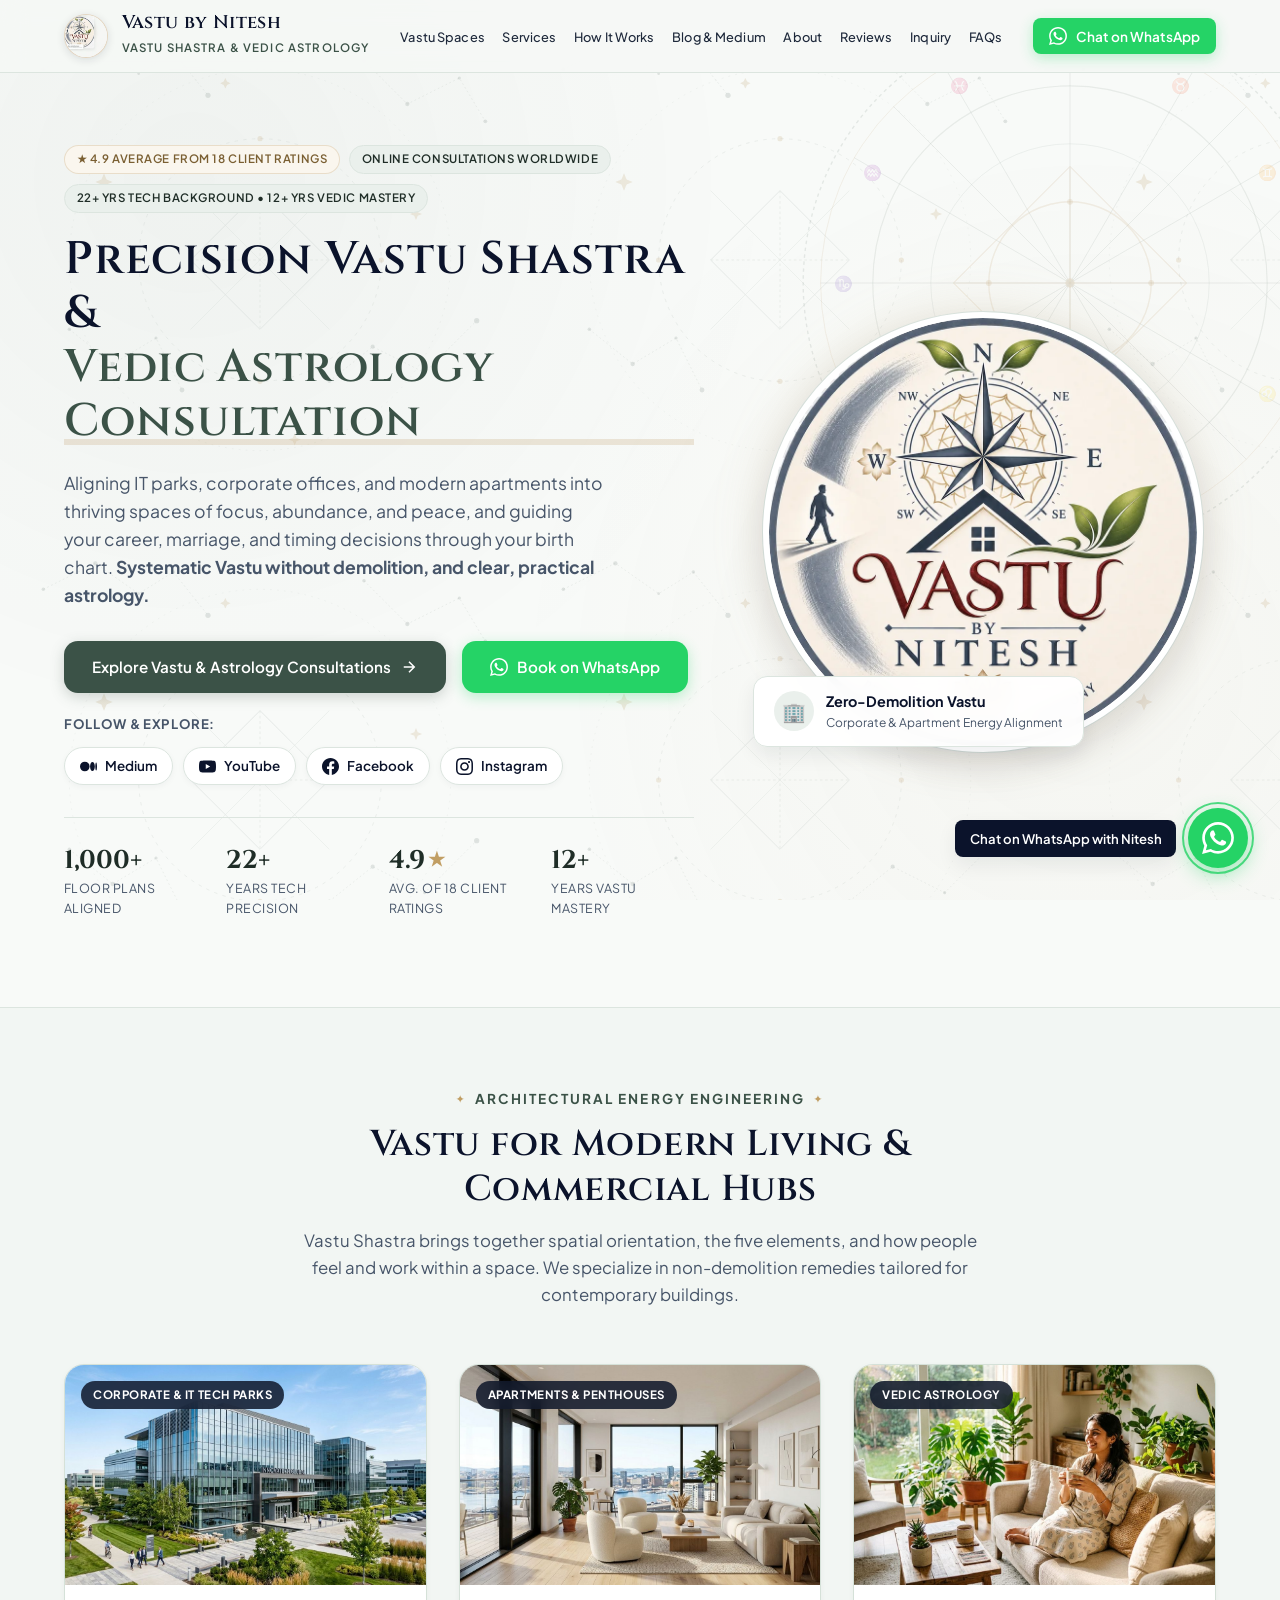
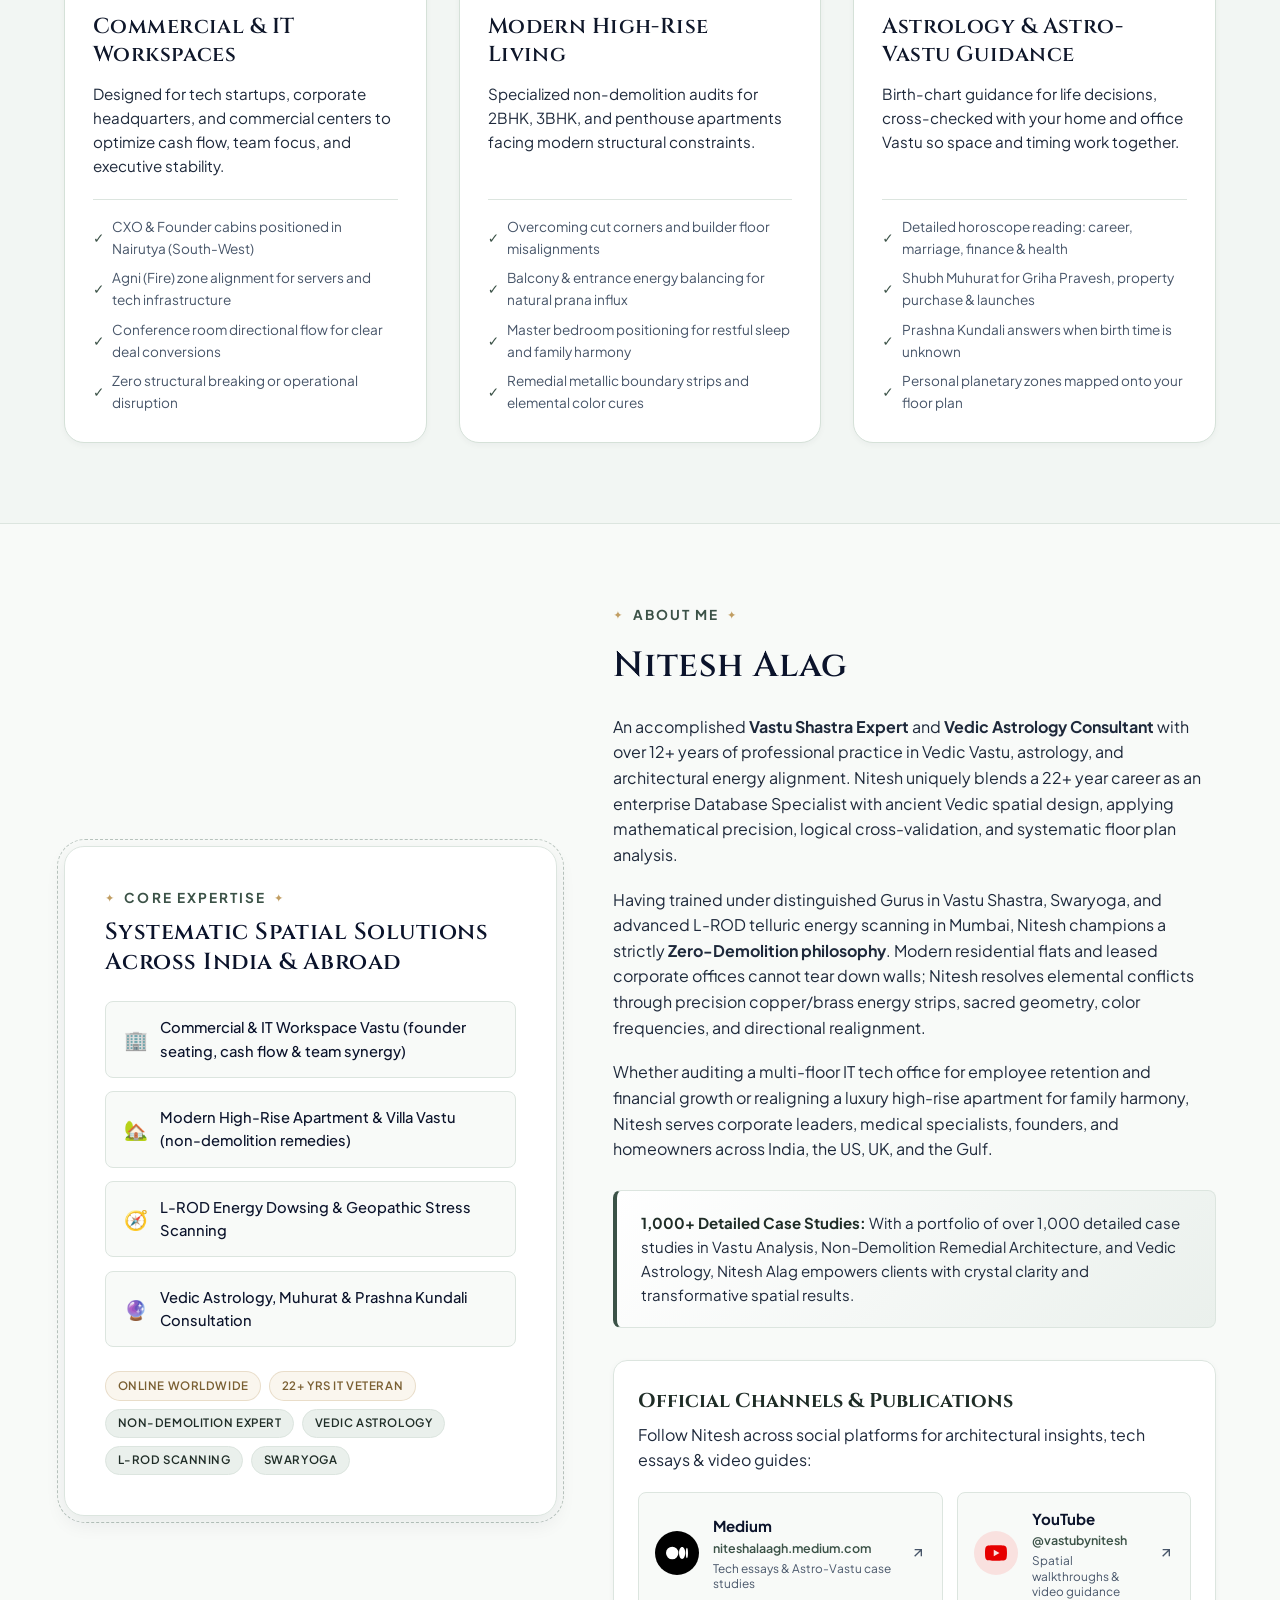
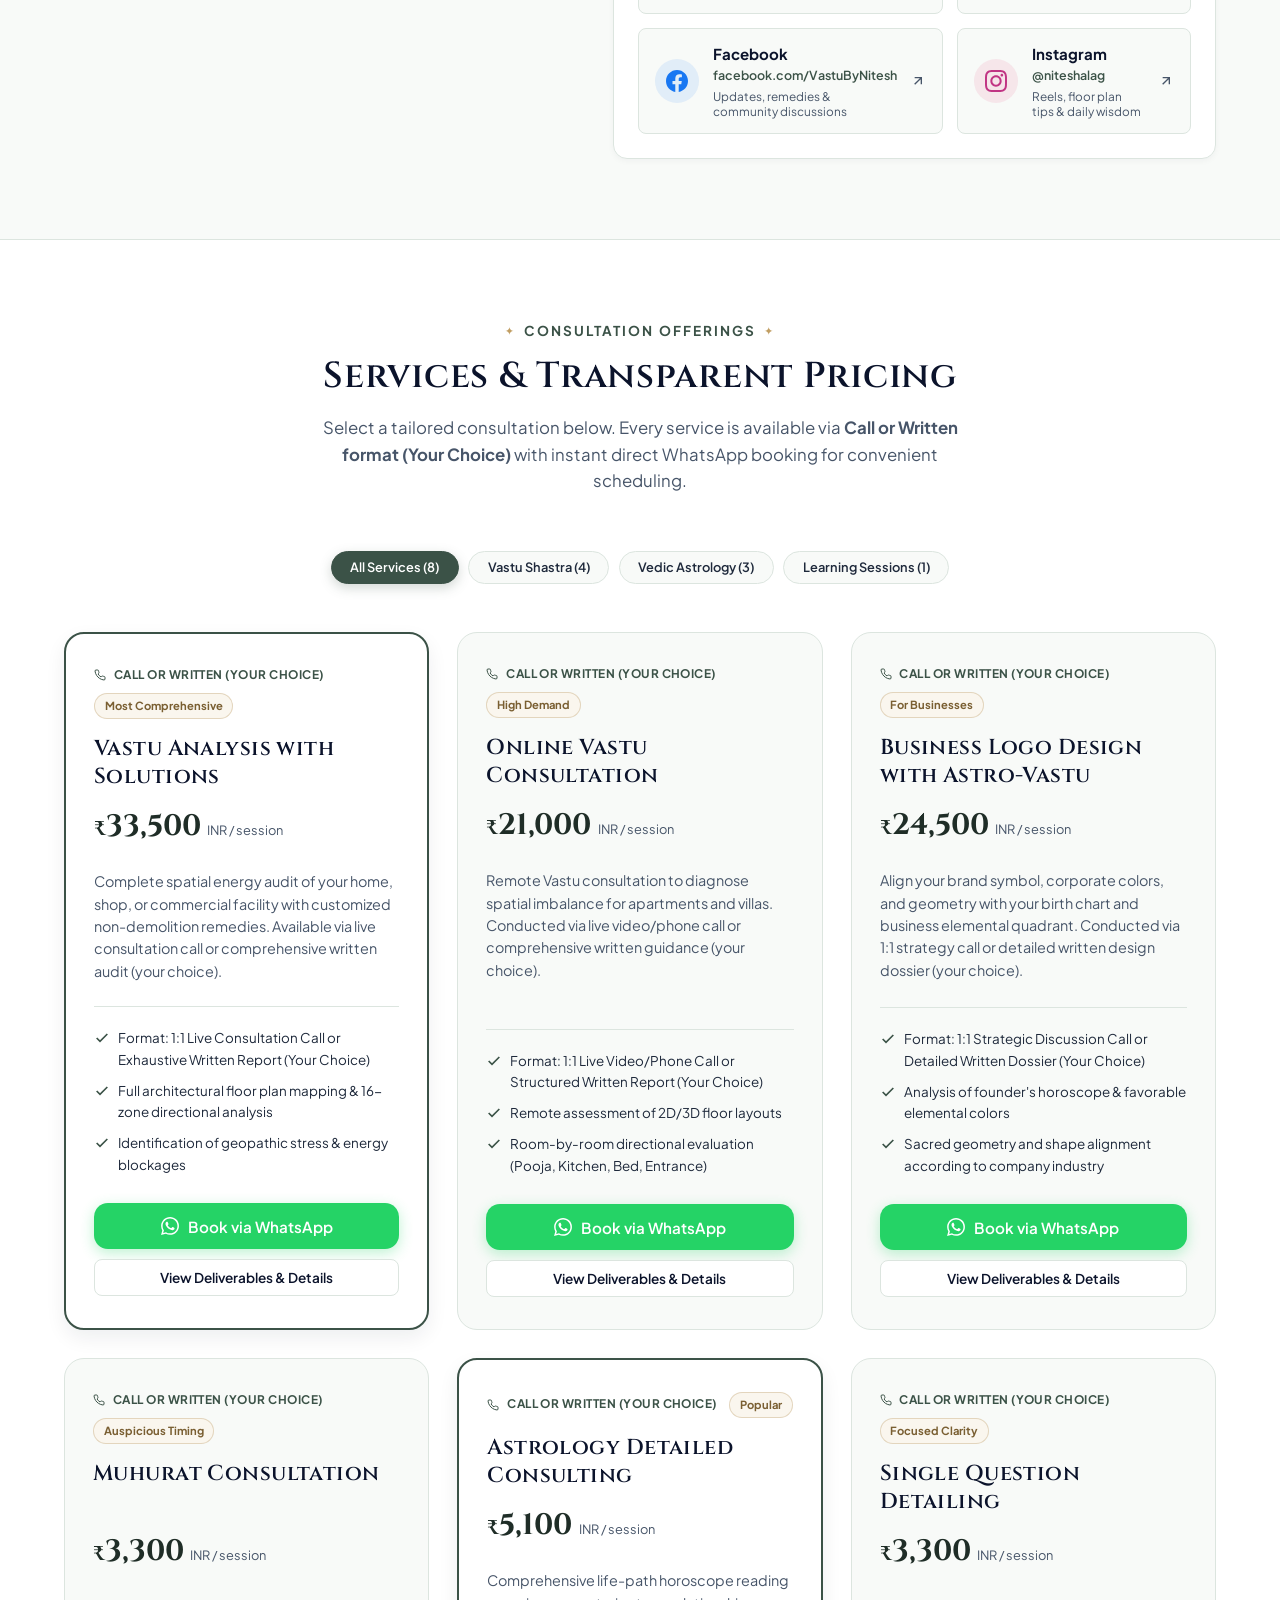
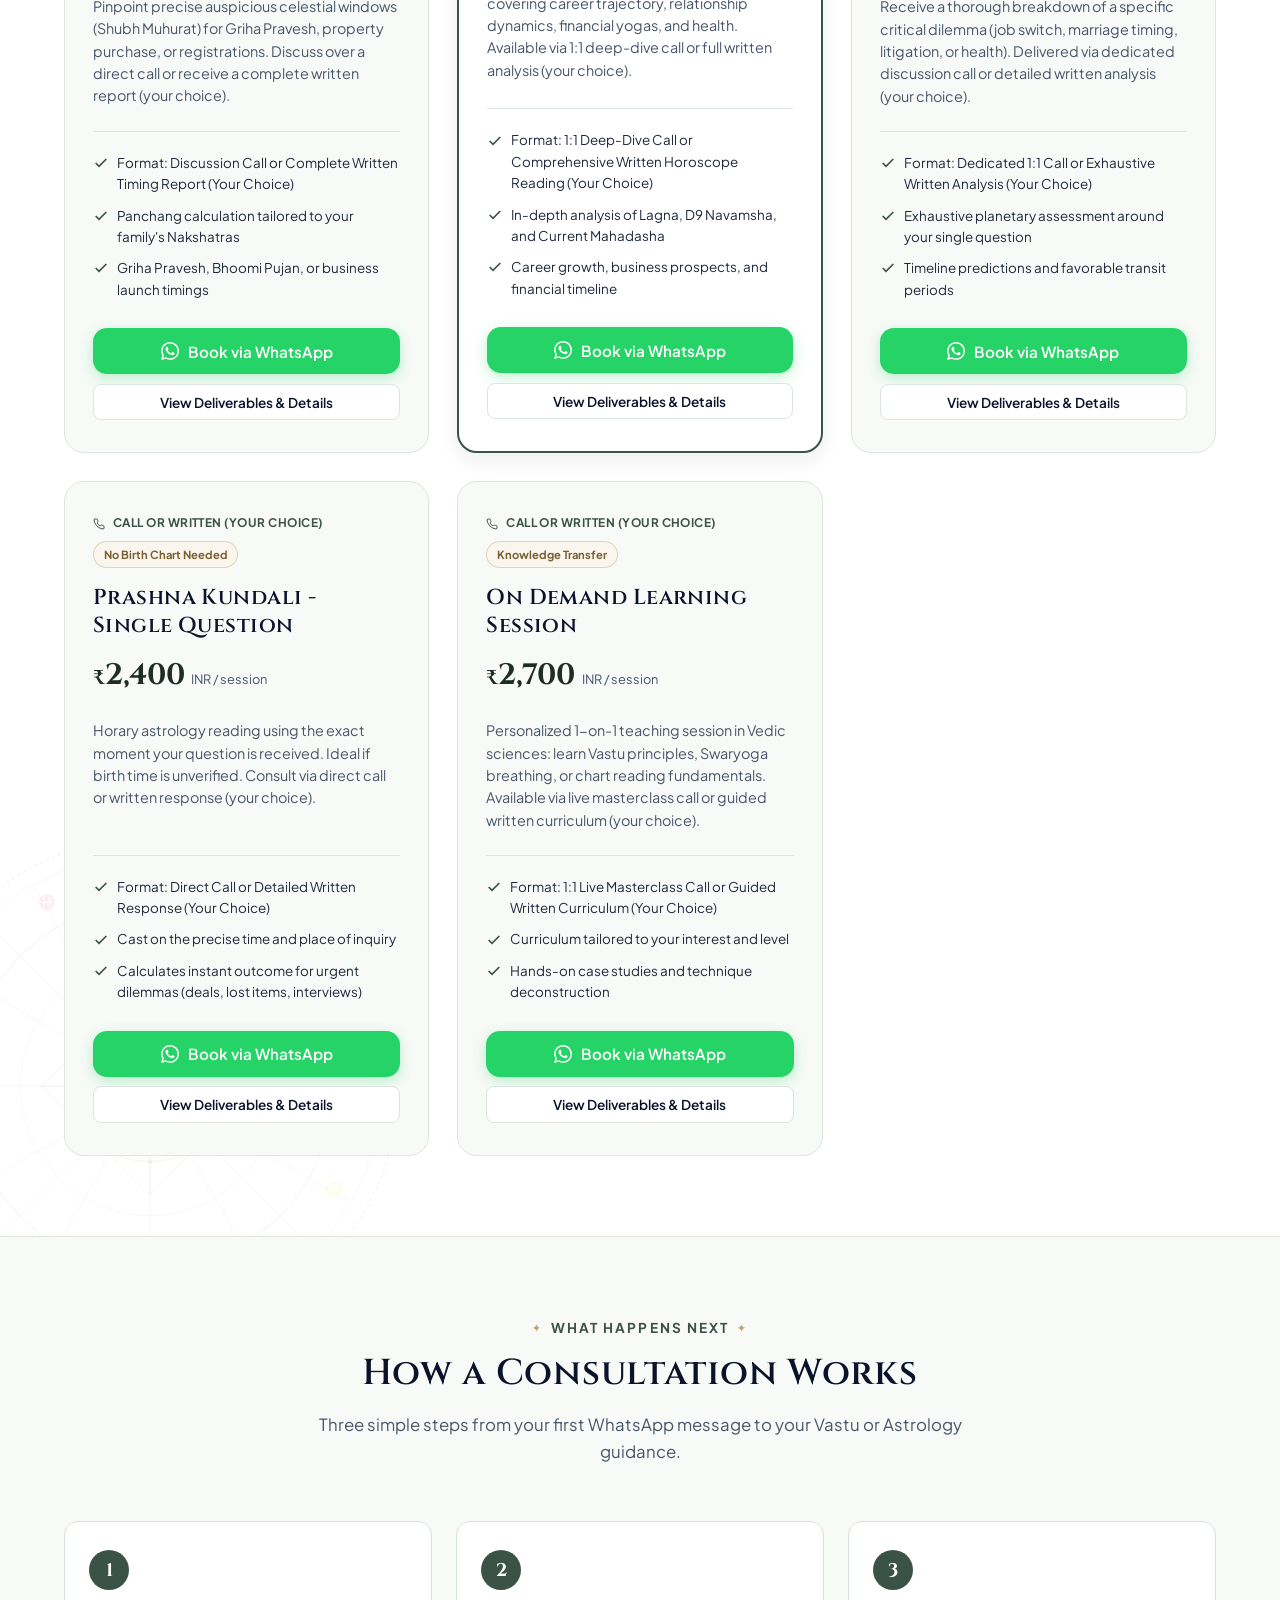
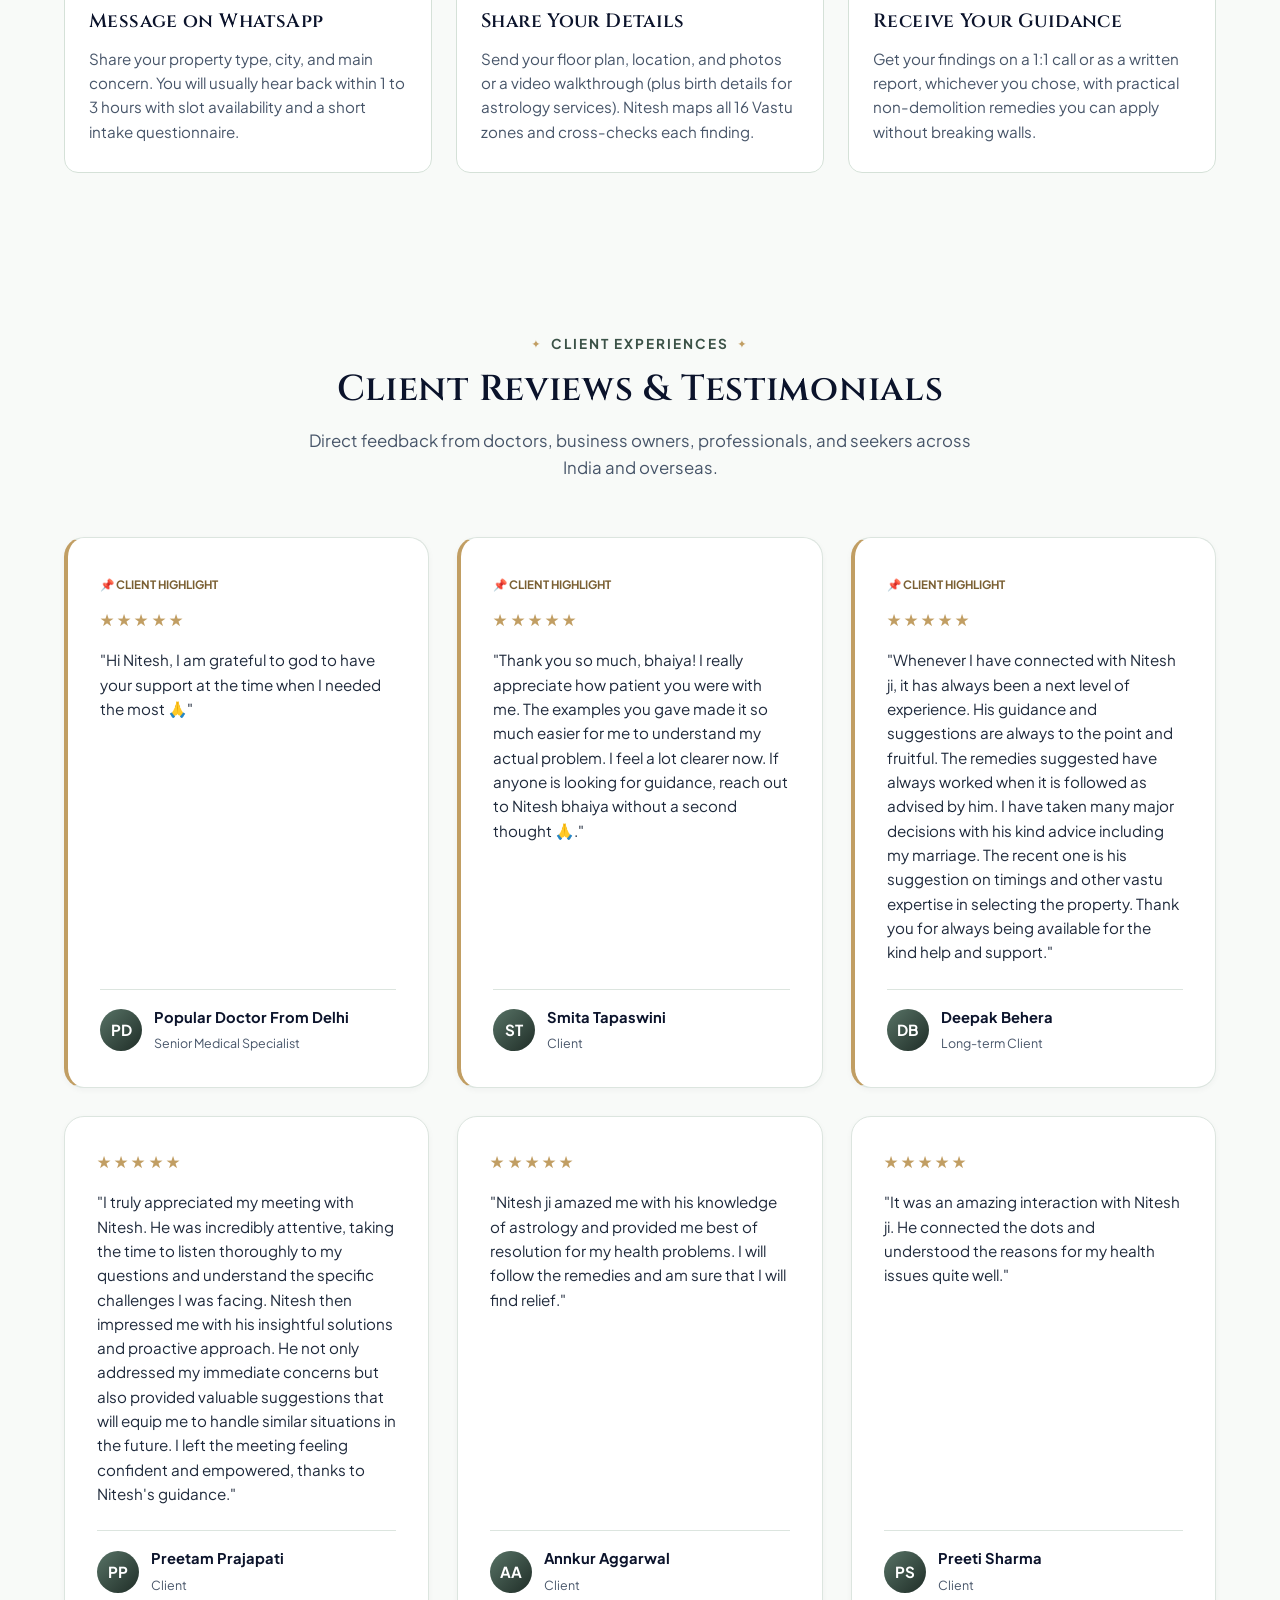
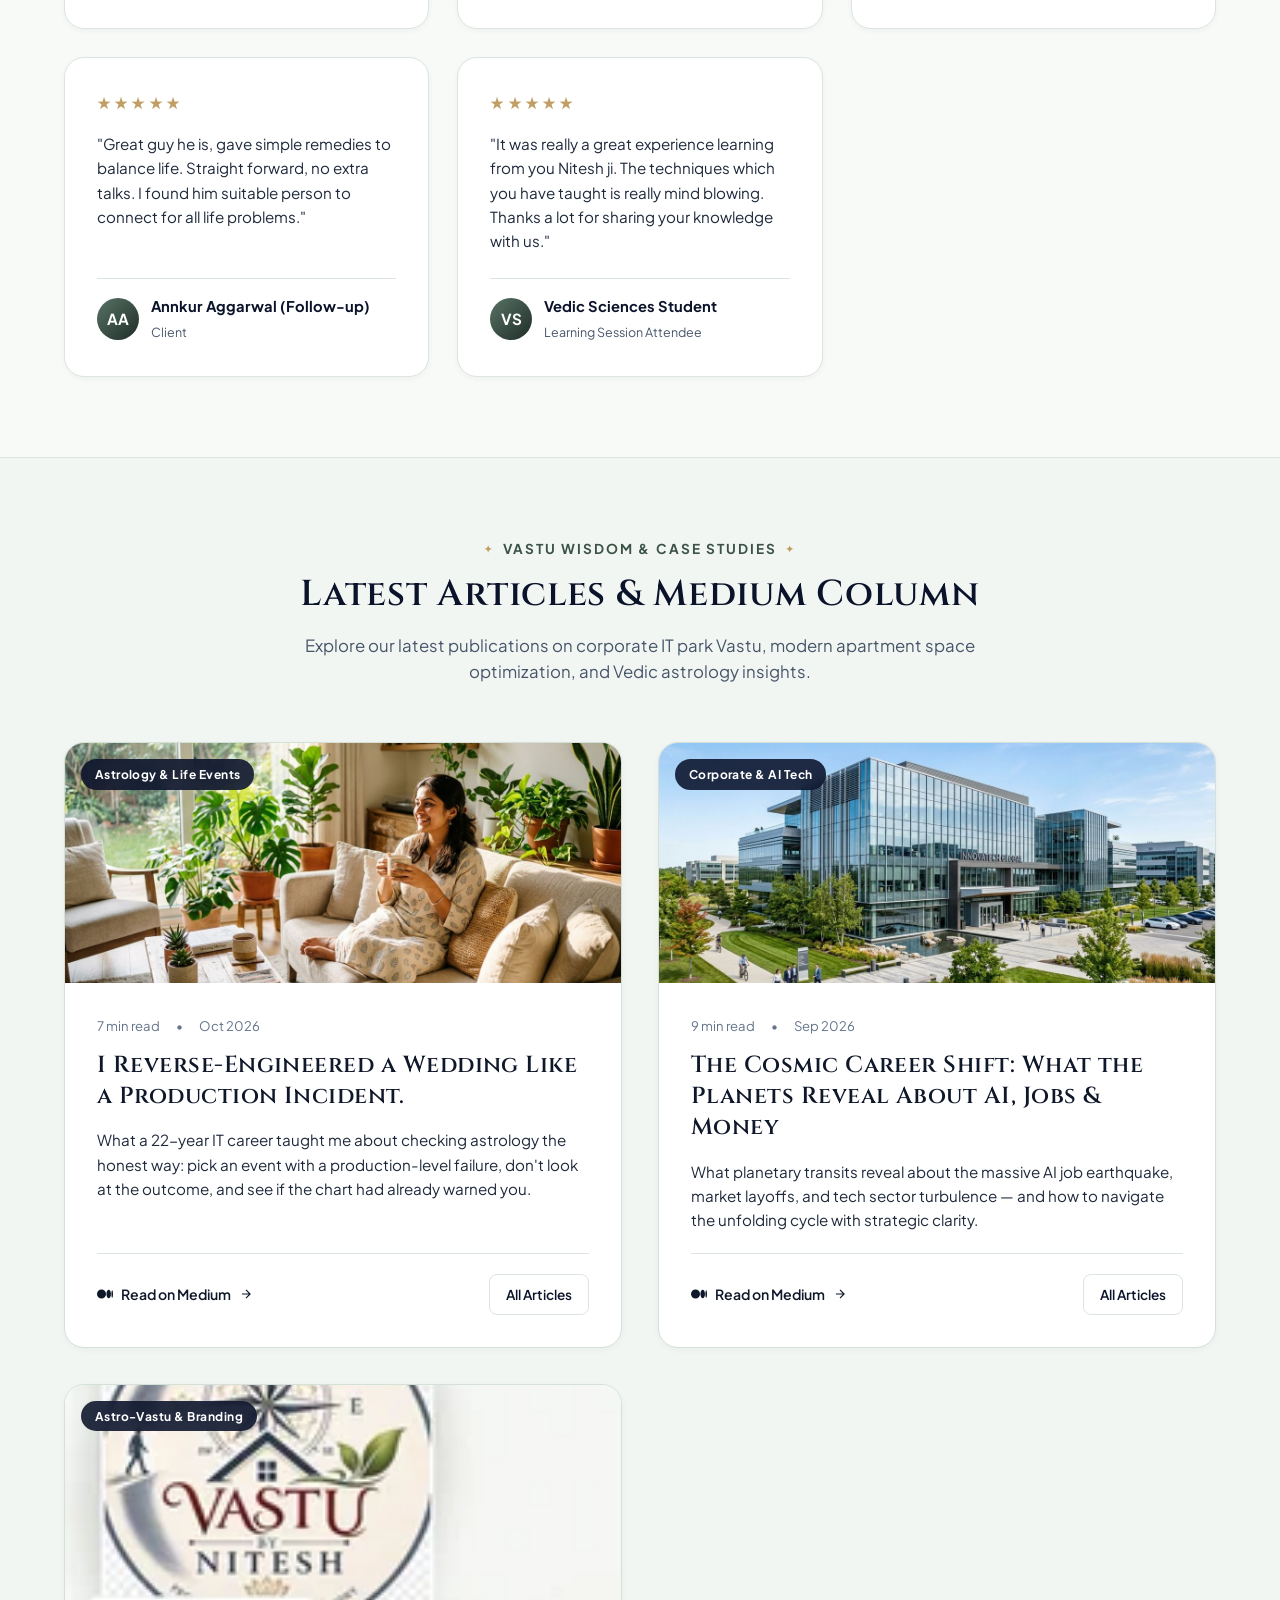
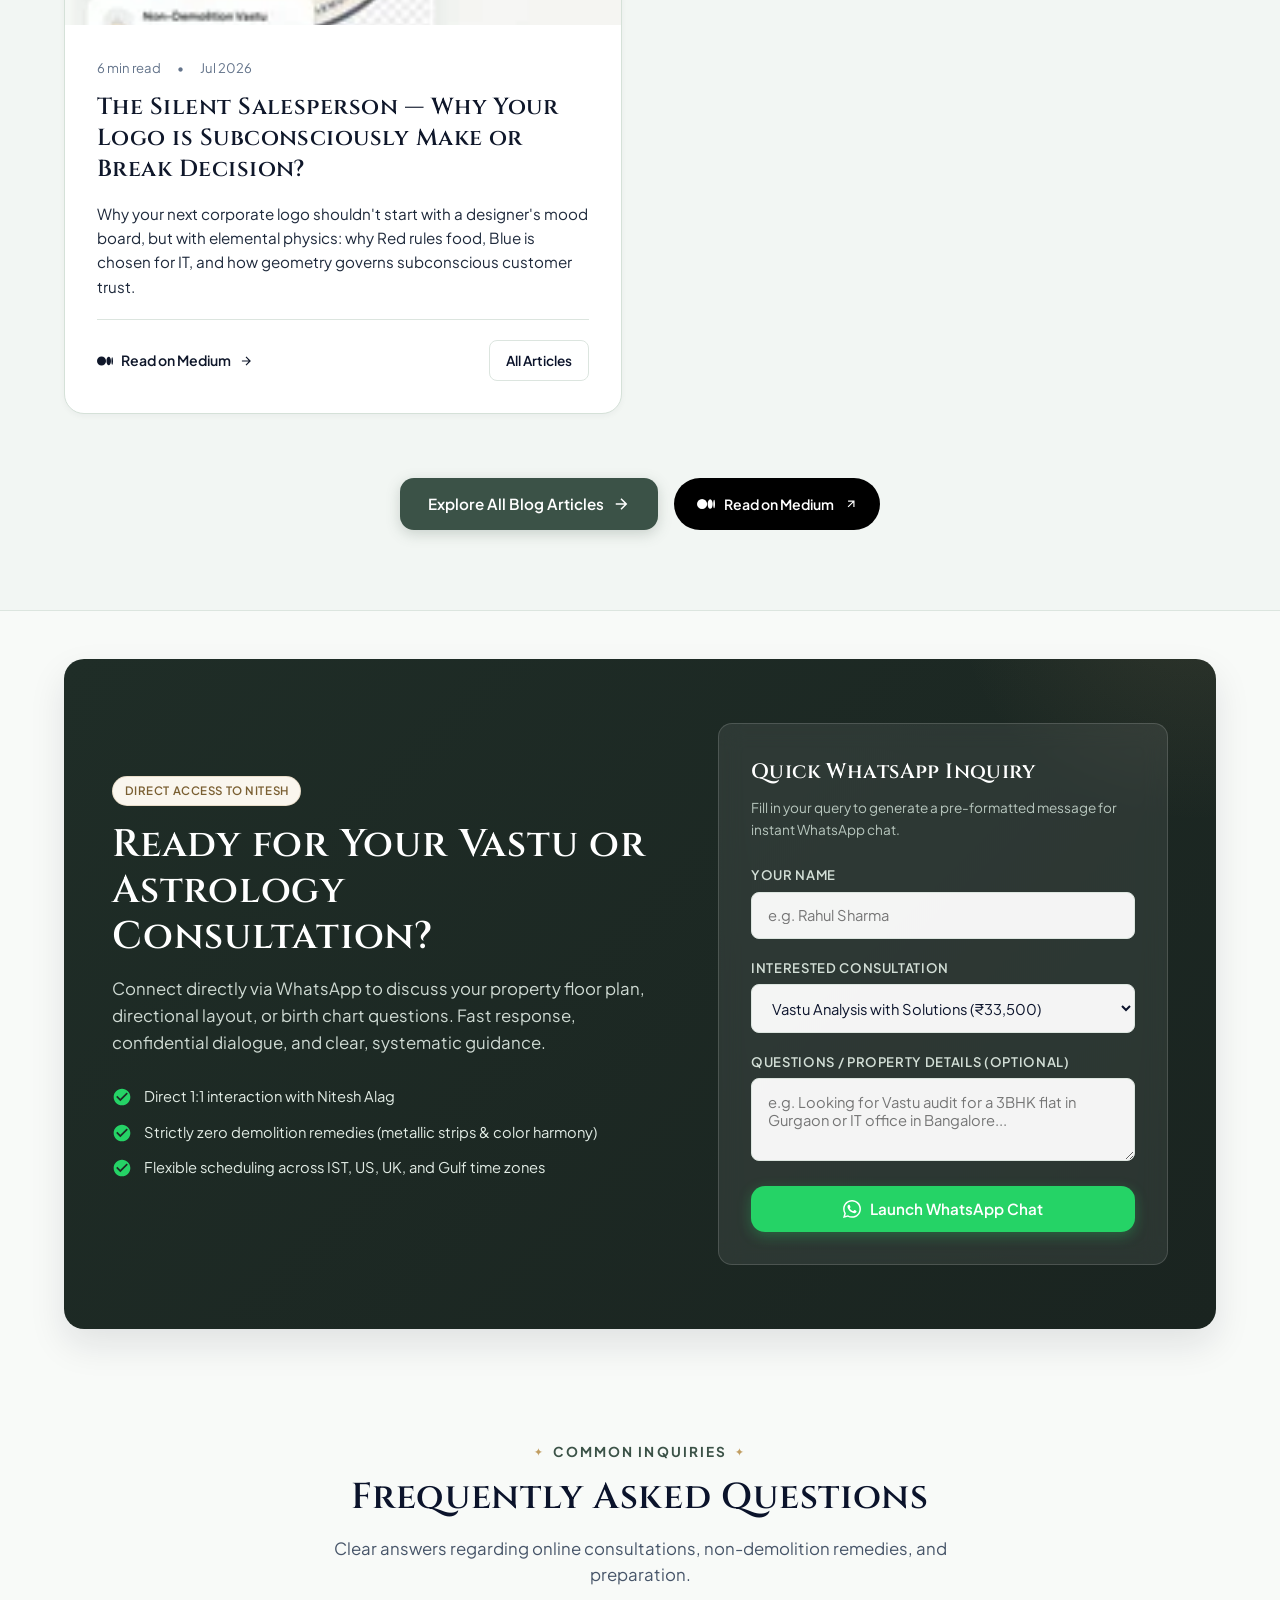
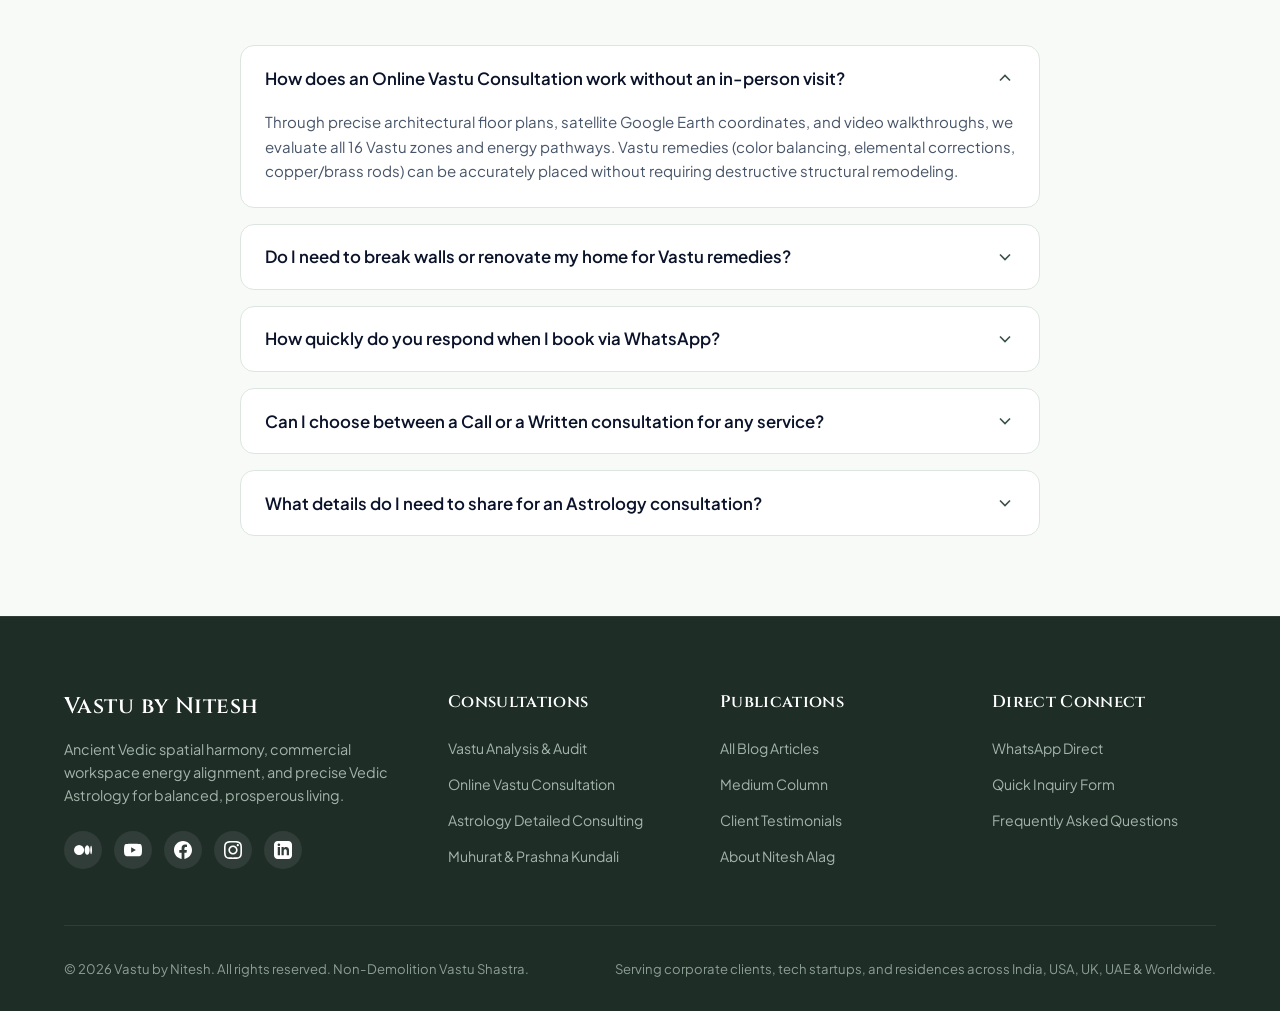
<file: index.html>
<!DOCTYPE html>
<html lang="en">
<head>
  <!-- Google tag (gtag.js) -->
  <script async src="https://www.googletagmanager.com/gtag/js?id=G-FV7J362XSJ"></script>
  <script>
    window.dataLayer = window.dataLayer || [];
    function gtag(){dataLayer.push(arguments);}
    gtag('js', new Date());

    gtag('config', 'G-FV7J362XSJ');
  </script>

  <meta charset="UTF-8">
  <meta name="viewport" content="width=device-width, initial-scale=1.0">
  <title>Vastu by Nitesh | Vastu &amp; Vedic Astrology Consultant</title>
  
  <!-- SEO Meta Tags -->
  <meta name="description" content="Nitesh Alag - Vastu Shastra and Vedic Astrology consultant. 22+ years IT background blended with 12+ years of Vedic practice. Non-demolition Vastu for offices and modern apartments, plus horoscope, Muhurat and Prashna Kundali consultations, online across India and abroad.">
  <meta name="keywords" content="Vastu Shastra, Vastu Consultant, Nitesh Alag, Office Vastu, IT Park Vastu, Apartment Vastu, Non Demolition Vastu, L-ROD Energy Scanning, Vedic Astrology, Astrology Consultation, Prashna Kundali, Muhurat, Vastu by Nitesh">
  <meta name="author" content="Nitesh Alag">

  <!-- Open Graph / Social Sharing -->
  <meta property="og:title" content="Vastu by Nitesh | Vastu &amp; Vedic Astrology Consultant">
  <meta property="og:description" content="Harmonizing homes and workspaces with systematic non-demolition Vastu, and guiding life decisions with precise Vedic Astrology, backed by 22+ years of IT analytical precision.">
  <meta property="og:image" content="https://vastubynitesh.com/assets/vastu-it-building.jpg">
  <meta property="og:url" content="https://vastubynitesh.com/">
  <meta property="og:type" content="profile">

  <!-- Structured Data: Professional Service -->
  <script type="application/ld+json">
  {
    "@context": "https://schema.org",
    "@type": "ProfessionalService",
    "name": "Vastu by Nitesh",
    "url": "https://vastubynitesh.com/",
    "image": "https://vastubynitesh.com/assets/nitesh-alag.png",
    "telephone": "+91-77309-03111",
    "founder": { "@type": "Person", "name": "Nitesh Alag" },
    "areaServed": ["India", "Worldwide"],
    "sameAs": [
      "https://www.youtube.com/@vastubynitesh",
      "https://www.facebook.com/VastuByNitesh/",
      "https://www.instagram.com/niteshalag/",
      "https://niteshalaagh.medium.com/"
    ]
  }
  </script>

  <!-- Favicon -->
  <link rel="icon" type="image/png" href="assets/favicon.png">

  <!-- Google Fonts: Cinzel, Cormorant Garamond & Plus Jakarta Sans -->
  <link rel="preconnect" href="https://fonts.googleapis.com">
  <link rel="preconnect" href="https://fonts.gstatic.com" crossorigin>
  <link href="https://fonts.googleapis.com/css2?family=Cinzel:wght@500;600;700&family=Cormorant+Garamond:wght@500;600;700&family=Plus+Jakarta+Sans:wght@400;500;600;700&display=swap" rel="stylesheet">

  <!-- Main Stylesheet -->
  <link rel="stylesheet" href="css/styles.css">
</head>
<body>

  <!-- ========================================================================
       Sticky Navigation Bar
       ======================================================================== -->
  <header class="navbar" id="navbar">
    <div class="container">
      <a href="#hero" class="brand" aria-label="Vastu by Nitesh Home">
        <img src="assets/vastu-logo.webp" alt="Vastu by Nitesh Logo" class="brand-logo-img" width="192" height="160">
        <div class="brand-text">
          <h1>Vastu by Nitesh</h1>
          <span>Vastu Shastra & Vedic Astrology</span>
        </div>
      </a>

      <nav>
        <ul class="nav-links" id="navLinks">
          <li><a href="#vastu-spaces">Vastu Spaces</a></li>
          <li><a href="#services">Services</a></li>
          <li><a href="#how-it-works">How It Works</a></li>
          <li><a href="blog.html">Blog & Medium</a></li>
          <li><a href="#about">About</a></li>
          <li><a href="#testimonials">Reviews</a></li>
          <li><a href="#inquiry">Inquiry</a></li>
          <li><a href="#faq">FAQs</a></li>
        </ul>
      </nav>

      <div class="nav-actions">
        <button id="navWhatsAppBtn" class="btn btn-whatsapp btn-sm" aria-label="Chat on WhatsApp">
          <svg width="18" height="18" viewBox="0 0 24 24" fill="currentColor">
            <path d="M.057 24l1.687-6.163c-1.041-1.804-1.588-3.849-1.587-5.946.003-6.556 5.338-11.891 11.893-11.891 3.181.001 6.167 1.24 8.413 3.488 2.245 2.248 3.481 5.236 3.48 8.414-.003 6.557-5.338 11.892-11.893 11.892-1.99-.001-3.951-.5-5.688-1.448l-6.305 1.654zm6.597-3.807c1.676.995 3.276 1.591 5.392 1.592 5.448 0 9.886-4.434 9.889-9.885.002-5.462-4.415-9.89-9.881-9.892-5.452 0-9.887 4.434-9.889 9.884-.001 2.225.651 3.891 1.746 5.634l-.999 3.648 3.742-.981zm11.387-5.464c-.074-.124-.272-.198-.57-.347-.297-.149-1.758-.868-2.031-.967-.272-.099-.47-.149-.669.149-.198.297-.768.967-.941 1.165-.173.198-.347.223-.644.074-.297-.149-1.255-.462-2.39-1.475-.883-.788-1.48-1.761-1.653-2.059-.173-.297-.018-.458.13-.606.134-.133.297-.347.446-.521.151-.172.2-.296.3-.495.099-.198.05-.372-.025-.521-.075-.148-.669-1.611-.916-2.206-.242-.579-.487-.501-.669-.51l-.57-.01c-.198 0-.52.074-.792.372s-1.04 1.016-1.04 2.479 1.065 2.876 1.213 3.074c.149.198 2.095 3.2 5.076 4.487.709.306 1.263.489 1.694.626.712.226 1.36.194 1.872.118.571-.085 1.758-.719 2.006-1.413.248-.695.248-1.29.173-1.414z"/>
          </svg>
          <span>Chat on WhatsApp</span>
        </button>
        <button class="mobile-toggle" id="mobileToggle" aria-label="Toggle navigation">☰</button>
      </div>
    </div>
  </header>

  <main>
    <!-- ======================================================================
         Hero Section
         ====================================================================== -->
    <section class="section hero" id="hero">
      <div class="hero-astro-wheel" aria-hidden="true"></div>
      <div class="container">
        <div class="hero-grid">
          <div class="hero-content">
            <div class="hero-badge-group">
              <span class="badge badge-brass">★ 4.9 Average from 18 Client Ratings</span>
              <span class="badge badge-green-grey">Online Consultations Worldwide</span>
              <span class="badge badge-green-grey">22+ Yrs Tech Background • 12+ Yrs Vedic Mastery</span>
            </div>

            <h1 class="hero-title">
              Precision Vastu Shastra & <span class="highlight">Vedic Astrology Consultation</span>
            </h1>

            <p class="hero-description">
              Aligning IT parks, corporate offices, and modern apartments into thriving spaces of focus, abundance, and peace, and guiding your career, marriage, and timing decisions through your birth chart. <strong>Systematic Vastu without demolition, and clear, practical astrology.</strong>
            </p>

            <div class="hero-actions">
              <a href="#services" class="btn btn-primary">
                <span>Explore Vastu & Astrology Consultations</span>
                <svg width="18" height="18" viewBox="0 0 24 24" fill="none" stroke="currentColor" stroke-width="2"><path d="M5 12h14M12 5l7 7-7 7"/></svg>
              </a>
              <button class="btn btn-whatsapp" onclick="handleWhatsAppClick('Namaste Nitesh ji, I would like to book a Vastu or Astrology consultation.')">
                <svg width="18" height="18" viewBox="0 0 24 24" fill="currentColor">
                  <path d="M.057 24l1.687-6.163c-1.041-1.804-1.588-3.849-1.587-5.946.003-6.556 5.338-11.891 11.893-11.891 3.181.001 6.167 1.24 8.413 3.488 2.245 2.248 3.481 5.236 3.48 8.414-.003 6.557-5.338 11.892-11.893 11.892-1.99-.001-3.951-.5-5.688-1.448l-6.305 1.654zm6.597-3.807c1.676.995 3.276 1.591 5.392 1.592 5.448 0 9.886-4.434 9.889-9.885.002-5.462-4.415-9.89-9.881-9.892-5.452 0-9.887 4.434-9.889 9.884-.001 2.225.651 3.891 1.746 5.634l-.999 3.648 3.742-.981zm11.387-5.464c-.074-.124-.272-.198-.57-.347-.297-.149-1.758-.868-2.031-.967-.272-.099-.47-.149-.669.149-.198.297-.768.967-.941 1.165-.173.198-.347.223-.644.074-.297-.149-1.255-.462-2.39-1.475-.883-.788-1.48-1.761-1.653-2.059-.173-.297-.018-.458.13-.606.134-.133.297-.347.446-.521.151-.172.2-.296.3-.495.099-.198.05-.372-.025-.521-.075-.148-.669-1.611-.916-2.206-.242-.579-.487-.501-.669-.51l-.57-.01c-.198 0-.52.074-.792.372s-1.04 1.016-1.04 2.479 1.065 2.876 1.213 3.074c.149.198 2.095 3.2 5.076 4.487.709.306 1.263.489 1.694.626.712.226 1.36.194 1.872.118.571-.085 1.758-.719 2.006-1.413.248-.695.248-1.29.173-1.414z"/>
                </svg>
                <span>Book on WhatsApp</span>
              </button>
            </div>

            <div class="hero-social-presence">
              <span class="hero-social-label">Follow & Explore:</span>
              <div class="hero-social-pills">
                <a href="https://niteshalaagh.medium.com/" target="_blank" rel="noopener noreferrer" class="hero-social-pill medium" aria-label="Medium">
                  <svg width="17" height="17" viewBox="0 0 24 24" fill="currentColor">
                    <path d="M13.54 12a6.8 6.8 0 01-6.77 6.82A6.8 6.8 0 010 12a6.8 6.8 0 016.77-6.82A6.8 6.8 0 0113.54 12zM20.96 12c0 3.54-1.51 6.42-3.38 6.42-1.87 0-3.39-2.88-3.39-6.42s1.52-6.42 3.39-6.42 3.38 2.88 3.38 6.42M24 12c0 3.17-.53 5.75-1.19 5.75-.66 0-1.19-2.58-1.19-5.75s.53-5.75 1.19-5.75C23.47 6.25 24 8.83 24 12z"/>
                  </svg>
                  <span>Medium</span>
                </a>
                <a href="http://www.youtube.com/@vastubynitesh" target="_blank" rel="noopener noreferrer" class="hero-social-pill youtube" aria-label="YouTube">
                  <svg width="17" height="17" viewBox="0 0 24 24" fill="currentColor">
                    <path d="M23.498 6.186a3.016 3.016 0 0 0-2.122-2.136C19.505 3.545 12 3.545 12 3.545s-7.505 0-9.377.505A3.017 3.017 0 0 0 .502 6.186C0 8.07 0 12 0 12s0 3.93.502 5.814a3.016 3.016 0 0 0 2.122 2.136c1.871.505 9.376.505 9.376.505s7.505 0 9.377-.505a3.015 3.015 0 0 0 2.122-2.136C24 15.93 24 12 24 12s0-3.93-.502-5.814zM9.545 15.568V8.432L15.818 12l-6.273 3.568z"/>
                  </svg>
                  <span>YouTube</span>
                </a>
                <a href="https://www.facebook.com/VastuByNitesh/" target="_blank" rel="noopener noreferrer" class="hero-social-pill facebook" aria-label="Facebook">
                  <svg width="17" height="17" viewBox="0 0 24 24" fill="currentColor">
                    <path d="M24 12.073c0-6.627-5.373-12-12-12s-12 5.373-12 12c0 5.99 4.388 10.954 10.125 11.854v-8.385H7.078v-3.47h3.047V9.43c0-3.007 1.792-4.669 4.533-4.669 1.312 0 2.686.235 2.686.235v2.953H15.83c-1.491 0-1.956.925-1.956 1.874v2.25h3.328l-.532 3.47h-2.796v8.385C19.612 23.027 24 18.062 24 12.073z"/>
                  </svg>
                  <span>Facebook</span>
                </a>
                <a href="https://www.instagram.com/niteshalag/" target="_blank" rel="noopener noreferrer" class="hero-social-pill instagram" aria-label="Instagram">
                  <svg width="17" height="17" viewBox="0 0 24 24" fill="currentColor">
                    <path d="M12 2.163c3.204 0 3.584.012 4.85.07 3.252.148 4.771 1.691 4.919 4.919.058 1.265.069 1.645.069 4.849 0 3.205-.012 3.584-.069 4.849-.149 3.225-1.664 4.771-4.919 4.919-1.266.058-1.644.07-4.85.07-3.204 0-3.584-.012-4.849-.07-3.26-.149-4.771-1.699-4.919-4.92-.058-1.265-.07-1.644-.07-4.849 0-3.204.013-3.583.07-4.849.149-3.227 1.664-4.771 4.919-4.919 1.266-.057 1.645-.069 4.849-.069zm0-2.163c-3.259 0-3.667.014-4.947.072-4.358.2-6.78 2.618-6.98 6.98-.059 1.281-.073 1.689-.073 4.948 0 3.259.014 3.668.072 4.948.2 4.358 2.618 6.78 6.98 6.98 1.281.058 1.689.072 4.948.072 3.259 0 3.668-.014 4.948-.072 4.354-.2 6.782-2.618 6.979-6.98.059-1.28.073-1.689.073-4.948 0-3.259-.014-3.667-.072-4.947-.196-4.354-2.617-6.78-6.979-6.98-1.281-.059-1.69-.073-4.949-.073zm0 5.838c-3.403 0-6.162 2.759-6.162 6.162s2.759 6.163 6.162 6.163 6.162-2.759 6.162-6.163c0-3.403-2.759-6.162-6.162-6.162zm0 10.162c-2.209 0-4-1.79-4-4 0-2.209 1.791-4 4-4s4 1.791 4 4c0 2.21-1.791 4-4 4zm6.406-11.845c-.796 0-1.441.645-1.441 1.44s.645 1.44 1.441 1.44c.795 0 1.439-.645 1.439-1.44s-.644-1.44-1.439-1.44z"/>
                  </svg>
                  <span>Instagram</span>
                </a>
              </div>
            </div>

            <div class="hero-stats-row">
              <div class="hero-stat-item">
                <div class="stat-num">1,000+</div>
                <div class="stat-label">Floor Plans Aligned</div>
              </div>
              <div class="hero-stat-item">
                <div class="stat-num">22+</div>
                <div class="stat-label">Years Tech Precision</div>
              </div>
              <div class="hero-stat-item">
                <div class="stat-num">4.9 <span class="star">★</span></div>
                <div class="stat-label">Avg. of 18 Client Ratings</div>
              </div>
              <div class="hero-stat-item">
                <div class="stat-num">12+</div>
                <div class="stat-label">Years Vastu Mastery</div>
              </div>
            </div>
          </div>

          <div class="hero-visual">
            <div class="hero-mandala-frame">
              <div class="mandala-aura"></div>
              <div class="hero-img-box">
                <img src="assets/nitesh-alag.webp" alt="Nitesh Alag - Vastu Shastra Expert" loading="eager" fetchpriority="high" width="880" height="880">
              </div>
              <div class="hero-floating-card">
                <div class="floating-icon">🏢</div>
                <div class="floating-text">
                  <div class="main">Zero-Demolition Vastu</div>
                  <div class="sub">Corporate & Apartment Energy Alignment</div>
                </div>
              </div>
            </div>
          </div>
        </div>
      </div>
    </section>

    <!-- ======================================================================
         Spatial Energy Alignment for Modern Architecture
         ====================================================================== -->
    <section class="section vastu-spaces-section" id="vastu-spaces">
      <div class="container">
        <div class="section-header">
          <div class="section-subtitle">Architectural Energy Engineering</div>
          <h2 class="section-title">Vastu for Modern Living & Commercial Hubs</h2>
          <p class="section-desc">
            Vastu Shastra brings together spatial orientation, the five elements, and how people feel and work within a space. We specialize in non-demolition remedies tailored for contemporary buildings.
          </p>
        </div>

        <div class="spaces-grid">
          <!-- Card 1: IT & Corporate Workspaces -->
          <div class="space-card">
            <div class="space-card-img-wrap">
              <img src="assets/vastu-it-building.jpg" alt="Vastu for Modern IT Parks and Corporate Workspaces" loading="lazy">
              <span class="space-card-badge">Corporate & IT Tech Parks</span>
            </div>
            <div class="space-card-body">
              <h3 class="space-card-title">Commercial & IT Workspaces</h3>
              <p class="space-card-text">
                Designed for tech startups, corporate headquarters, and commercial centers to optimize cash flow, team focus, and executive stability.
              </p>
              <ul class="space-card-highlights">
                <li>CXO & Founder cabins positioned in Nairutya (South-West)</li>
                <li>Agni (Fire) zone alignment for servers and tech infrastructure</li>
                <li>Conference room directional flow for clear deal conversions</li>
                <li>Zero structural breaking or operational disruption</li>
              </ul>
            </div>
          </div>

          <!-- Card 2: Modern High-Rise Apartments -->
          <div class="space-card">
            <div class="space-card-img-wrap">
              <img src="assets/vastu-modern-apartment.jpg" alt="Vastu for Modern High-Rise Luxury Apartments" loading="lazy">
              <span class="space-card-badge">Apartments & Penthouses</span>
            </div>
            <div class="space-card-body">
              <h3 class="space-card-title">Modern High-Rise Living</h3>
              <p class="space-card-text">
                Specialized non-demolition audits for 2BHK, 3BHK, and penthouse apartments facing modern structural constraints.
              </p>
              <ul class="space-card-highlights">
                <li>Overcoming cut corners and builder floor misalignments</li>
                <li>Balcony & entrance energy balancing for natural prana influx</li>
                <li>Master bedroom positioning for restful sleep and family harmony</li>
                <li>Remedial metallic boundary strips and elemental color cures</li>
              </ul>
            </div>
          </div>

          <!-- Card 3: Vedic Astrology & Astro-Vastu -->
          <div class="space-card">
            <div class="space-card-img-wrap">
              <img src="assets/vastu-happy-living.jpg" alt="Vedic Astrology and Astro-Vastu for Family Harmony" loading="lazy">
              <span class="space-card-badge">Vedic Astrology</span>
            </div>
            <div class="space-card-body">
              <h3 class="space-card-title">Astrology & Astro-Vastu Guidance</h3>
              <p class="space-card-text">
                Birth-chart guidance for life decisions, cross-checked with your home and office Vastu so space and timing work together.
              </p>
              <ul class="space-card-highlights">
                <li>Detailed horoscope reading: career, marriage, finance & health</li>
                <li>Shubh Muhurat for Griha Pravesh, property purchase & launches</li>
                <li>Prashna Kundali answers when birth time is unknown</li>
                <li>Personal planetary zones mapped onto your floor plan</li>
              </ul>
            </div>
          </div>
        </div>
      </div>
    </section>

    <!-- ======================================================================
         About Nitesh Alag Section
         ====================================================================== -->
    <section class="section about-section" id="about">
      <div class="container">
        <div class="about-grid">
          <div class="about-card-stack">
            <div class="section-subtitle" style="justify-content: flex-start; margin-bottom: 0.5rem;">Core Expertise</div>
            <h3 style="font-size: 1.45rem; line-height: 1.3; margin-bottom: 1.25rem;">Systematic Spatial Solutions Across India & Abroad</h3>
            
            <div class="about-pillars-list">
              <div class="about-pillar-item">
                <span style="font-size: 1.2rem;">🏢</span>
                <span>Commercial & IT Workspace Vastu (founder seating, cash flow & team synergy)</span>
              </div>
              <div class="about-pillar-item">
                <span style="font-size: 1.2rem;">🏡</span>
                <span>Modern High-Rise Apartment & Villa Vastu (non-demolition remedies)</span>
              </div>
              <div class="about-pillar-item">
                <span style="font-size: 1.2rem;">🧭</span>
                <span>L-ROD Energy Dowsing & Geopathic Stress Scanning</span>
              </div>
              <div class="about-pillar-item">
                <span style="font-size: 1.2rem;">🔮</span>
                <span>Vedic Astrology, Muhurat & Prashna Kundali Consultation</span>
              </div>
            </div>

            <div style="margin-top: 1.5rem; display: flex; flex-wrap: wrap; gap: 0.5rem;">
              <span class="badge badge-brass">Online Worldwide</span>
              <span class="badge badge-brass">22+ Yrs IT Veteran</span>
              <span class="badge badge-green-grey">Non-Demolition Expert</span>
              <span class="badge badge-green-grey">Vedic Astrology</span>
              <span class="badge badge-green-grey">L-ROD Scanning</span>
              <span class="badge badge-green-grey">Swaryoga</span>
            </div>
          </div>

          <div class="about-text">
            <div class="section-subtitle" style="justify-content: flex-start;">About Me</div>
            <h2 style="font-size: 2.2rem; margin-bottom: 1.25rem;">Nitesh Alag</h2>
            <p>
              An accomplished <strong>Vastu Shastra Expert</strong> and <strong>Vedic Astrology Consultant</strong> with over 12+ years of professional practice in Vedic Vastu, astrology, and architectural energy alignment. Nitesh uniquely blends a 22+ year career as an enterprise Database Specialist with ancient Vedic spatial design, applying mathematical precision, logical cross-validation, and systematic floor plan analysis.
            </p>
            <p>
              Having trained under distinguished Gurus in Vastu Shastra, Swaryoga, and advanced L-ROD telluric energy scanning in Mumbai, Nitesh champions a strictly <strong>Zero-Demolition philosophy</strong>. Modern residential flats and leased corporate offices cannot tear down walls; Nitesh resolves elemental conflicts through precision copper/brass energy strips, sacred geometry, color frequencies, and directional realignment.
            </p>
            <p>
              Whether auditing a multi-floor IT tech office for employee retention and financial growth or realigning a luxury high-rise apartment for family harmony, Nitesh serves corporate leaders, medical specialists, founders, and homeowners across India, the US, UK, and the Gulf.
            </p>

            <div class="about-portfolio-box">
              <strong>1,000+ Detailed Case Studies:</strong> With a portfolio of over 1,000 detailed case studies in Vastu Analysis, Non-Demolition Remedial Architecture, and Vedic Astrology, Nitesh Alag empowers clients with crystal clarity and transformative spatial results.
            </div>

            <!-- Official Channels Showcase -->
            <div class="about-channels-card">
              <div class="about-channels-title">Official Channels & Publications</div>
              <p class="about-channels-sub">Follow Nitesh across social platforms for architectural insights, tech essays & video guides:</p>
              <div class="about-channels-grid">
                <a href="https://niteshalaagh.medium.com/" target="_blank" rel="noopener noreferrer" class="about-channel-link channel-medium">
                  <div class="channel-icon-wrap">
                    <svg width="22" height="22" viewBox="0 0 24 24" fill="currentColor">
                      <path d="M13.54 12a6.8 6.8 0 01-6.77 6.82A6.8 6.8 0 010 12a6.8 6.8 0 016.77-6.82A6.8 6.8 0 0113.54 12zM20.96 12c0 3.54-1.51 6.42-3.38 6.42-1.87 0-3.39-2.88-3.39-6.42s1.52-6.42 3.39-6.42 3.38 2.88 3.38 6.42M24 12c0 3.17-.53 5.75-1.19 5.75-.66 0-1.19-2.58-1.19-5.75s.53-5.75 1.19-5.75C23.47 6.25 24 8.83 24 12z"/>
                    </svg>
                  </div>
                  <div class="channel-info">
                    <span class="channel-name">Medium</span>
                    <span class="channel-handle">niteshalaagh.medium.com</span>
                    <span class="channel-desc">Tech essays & Astro-Vastu case studies</span>
                  </div>
                  <svg class="channel-arrow" width="16" height="16" viewBox="0 0 24 24" fill="none" stroke="currentColor" stroke-width="2"><path d="M7 17l9.2-9.2M17 17V7H7"/></svg>
                </a>

                <a href="http://www.youtube.com/@vastubynitesh" target="_blank" rel="noopener noreferrer" class="about-channel-link channel-youtube">
                  <div class="channel-icon-wrap">
                    <svg width="22" height="22" viewBox="0 0 24 24" fill="currentColor">
                      <path d="M23.498 6.186a3.016 3.016 0 0 0-2.122-2.136C19.505 3.545 12 3.545 12 3.545s-7.505 0-9.377.505A3.017 3.017 0 0 0 .502 6.186C0 8.07 0 12 0 12s0 3.93.502 5.814a3.016 3.016 0 0 0 2.122 2.136c1.871.505 9.376.505 9.376.505s7.505 0 9.377-.505a3.015 3.015 0 0 0 2.122-2.136C24 15.93 24 12 24 12s0-3.93-.502-5.814zM9.545 15.568V8.432L15.818 12l-6.273 3.568z"/>
                    </svg>
                  </div>
                  <div class="channel-info">
                    <span class="channel-name">YouTube</span>
                    <span class="channel-handle">@vastubynitesh</span>
                    <span class="channel-desc">Spatial walkthroughs & video guidance</span>
                  </div>
                  <svg class="channel-arrow" width="16" height="16" viewBox="0 0 24 24" fill="none" stroke="currentColor" stroke-width="2"><path d="M7 17l9.2-9.2M17 17V7H7"/></svg>
                </a>

                <a href="https://www.facebook.com/VastuByNitesh/" target="_blank" rel="noopener noreferrer" class="about-channel-link channel-facebook">
                  <div class="channel-icon-wrap">
                    <svg width="22" height="22" viewBox="0 0 24 24" fill="currentColor">
                      <path d="M24 12.073c0-6.627-5.373-12-12-12s-12 5.373-12 12c0 5.99 4.388 10.954 10.125 11.854v-8.385H7.078v-3.47h3.047V9.43c0-3.007 1.792-4.669 4.533-4.669 1.312 0 2.686.235 2.686.235v2.953H15.83c-1.491 0-1.956.925-1.956 1.874v2.25h3.328l-.532 3.47h-2.796v8.385C19.612 23.027 24 18.062 24 12.073z"/>
                    </svg>
                  </div>
                  <div class="channel-info">
                    <span class="channel-name">Facebook</span>
                    <span class="channel-handle">facebook.com/VastuByNitesh</span>
                    <span class="channel-desc">Updates, remedies & community discussions</span>
                  </div>
                  <svg class="channel-arrow" width="16" height="16" viewBox="0 0 24 24" fill="none" stroke="currentColor" stroke-width="2"><path d="M7 17l9.2-9.2M17 17V7H7"/></svg>
                </a>

                <a href="https://www.instagram.com/niteshalag/" target="_blank" rel="noopener noreferrer" class="about-channel-link channel-instagram">
                  <div class="channel-icon-wrap">
                    <svg width="22" height="22" viewBox="0 0 24 24" fill="currentColor">
                      <path d="M12 2.163c3.204 0 3.584.012 4.85.07 3.252.148 4.771 1.691 4.919 4.919.058 1.265.069 1.645.069 4.849 0 3.205-.012 3.584-.069 4.849-.149 3.225-1.664 4.771-4.919 4.919-1.266.058-1.644.07-4.85.07-3.204 0-3.584-.012-4.849-.07-3.26-.149-4.771-1.699-4.919-4.92-.058-1.265-.07-1.644-.07-4.849 0-3.204.013-3.583.07-4.849.149-3.227 1.664-4.771 4.919-4.919 1.266-.057 1.645-.069 4.849-.069zm0-2.163c-3.259 0-3.667.014-4.947.072-4.358.2-6.78 2.618-6.98 6.98-.059 1.281-.073 1.689-.073 4.948 0 3.259.014 3.668.072 4.948.2 4.358 2.618 6.78 6.98 6.98 1.281.058 1.689.072 4.948.072 3.259 0 3.668-.014 4.948-.072 4.354-.2 6.782-2.618 6.979-6.98.059-1.28.073-1.689.073-4.948 0-3.259-.014-3.667-.072-4.947-.196-4.354-2.617-6.78-6.979-6.98-1.281-.059-1.69-.073-4.949-.073zm0 5.838c-3.403 0-6.162 2.759-6.162 6.162s2.759 6.163 6.162 6.163 6.162-2.759 6.162-6.163c0-3.403-2.759-6.162-6.162-6.162zm0 10.162c-2.209 0-4-1.79-4-4 0-2.209 1.791-4 4-4s4 1.791 4 4c0 2.21-1.791 4-4 4zm6.406-11.845c-.796 0-1.441.645-1.441 1.44s.645 1.44 1.441 1.44c.795 0 1.439-.645 1.439-1.44s-.644-1.44-1.439-1.44z"/>
                    </svg>
                  </div>
                  <div class="channel-info">
                    <span class="channel-name">Instagram</span>
                    <span class="channel-handle">@niteshalag</span>
                    <span class="channel-desc">Reels, floor plan tips & daily wisdom</span>
                  </div>
                  <svg class="channel-arrow" width="16" height="16" viewBox="0 0 24 24" fill="none" stroke="currentColor" stroke-width="2"><path d="M7 17l9.2-9.2M17 17V7H7"/></svg>
                </a>
              </div>
            </div>
          </div>
        </div>
      </div>
    </section>

    <!-- ======================================================================
         Services & Transparent Pricing
         ====================================================================== -->
    <section class="section services-section" id="services">
      <div class="services-astro-wheel" aria-hidden="true"></div>
      <div class="container">
        <div class="section-header">
          <div class="section-subtitle">Consultation Offerings</div>
          <h2 class="section-title">Services & Transparent Pricing</h2>
          <p class="section-desc">
            Select a tailored consultation below. Every service is available via <strong>Call or Written format (Your Choice)</strong> with instant direct WhatsApp booking for convenient scheduling.
          </p>
        </div>

        <!-- Category Filter Tabs -->
        <div class="filter-tabs">
          <button class="filter-btn active" data-category="all">All Services (8)</button>
          <button class="filter-btn" data-category="vastu">Vastu Shastra (4)</button>
          <button class="filter-btn" data-category="astrology">Vedic Astrology (3)</button>
          <button class="filter-btn" data-category="learning">Learning Sessions (1)</button>
        </div>

        <!-- Dynamic Services Grid -->
        <div class="services-grid" id="servicesGrid">
          <!-- Injected dynamically via app.js -->
        </div>
      </div>
    </section>

    <!-- ======================================================================
         How It Works
         ====================================================================== -->
    <section class="section how-it-works-section" id="how-it-works">
      <div class="container">
        <div class="section-header">
          <div class="section-subtitle">What Happens Next</div>
          <h2 class="section-title">How a Consultation Works</h2>
          <p class="section-desc">Three simple steps from your first WhatsApp message to your Vastu or Astrology guidance.</p>
        </div>

        <ol class="how-steps">
          <li class="how-step">
            <div class="how-step-num">1</div>
            <h3>Message on WhatsApp</h3>
            <p>Share your property type, city, and main concern. You will usually hear back within 1 to 3 hours with slot availability and a short intake questionnaire.</p>
          </li>
          <li class="how-step">
            <div class="how-step-num">2</div>
            <h3>Share Your Details</h3>
            <p>Send your floor plan, location, and photos or a video walkthrough (plus birth details for astrology services). Nitesh maps all 16 Vastu zones and cross-checks each finding.</p>
          </li>
          <li class="how-step">
            <div class="how-step-num">3</div>
            <h3>Receive Your Guidance</h3>
            <p>Get your findings on a 1:1 call or as a written report, whichever you chose, with practical non-demolition remedies you can apply without breaking walls.</p>
          </li>
        </ol>
      </div>
    </section>

    <!-- ======================================================================
         Client Testimonials
         ====================================================================== -->
    <section class="section testimonials-section" id="testimonials">
      <div class="container">
        <div class="section-header">
          <div class="section-subtitle">Client Experiences</div>
          <h2 class="section-title">Client Reviews & Testimonials</h2>
          <p class="section-desc">
            Direct feedback from doctors, business owners, professionals, and seekers across India and overseas.
          </p>
        </div>

        <div class="testimonials-grid" id="testimonialsGrid">
          <!-- Injected dynamically via app.js -->
        </div>
      </div>
    </section>

    <!-- ======================================================================
         Vastu Blog & Medium Insights Teaser Section
         ====================================================================== -->
    <section class="section blog-teaser-section" id="blog-teaser" style="background-color: var(--primary-surface); border-top: 1px solid var(--border-light); border-bottom: 1px solid var(--border-light);">
      <div class="container">
        <div class="section-header">
          <div class="section-subtitle">Vastu Wisdom & Case Studies</div>
          <h2 class="section-title">Latest Articles & Medium Column</h2>
          <p class="section-desc">
            Explore our latest publications on corporate IT park Vastu, modern apartment space optimization, and Vedic astrology insights.
          </p>
        </div>

        <div class="blog-grid" id="homeBlogGrid">
          <!-- Populated dynamically via app.js -->
        </div>

        <div style="text-align: center; margin-top: 1.5rem; display: flex; justify-content: center; gap: 1rem; flex-wrap: wrap;">
          <a href="blog.html" class="btn btn-primary">
            <span>Explore All Blog Articles</span>
            <svg width="18" height="18" viewBox="0 0 24 24" fill="none" stroke="currentColor" stroke-width="2"><path d="M5 12h14M12 5l7 7-7 7"/></svg>
          </a>
          <a href="https://niteshalaagh.medium.com/" target="_blank" rel="noopener noreferrer" class="btn btn-medium">
            <svg width="18" height="18" viewBox="0 0 24 24" fill="currentColor">
              <path d="M13.54 12a6.8 6.8 0 01-6.77 6.82A6.8 6.8 0 010 12a6.8 6.8 0 016.77-6.82A6.8 6.8 0 0113.54 12zM20.96 12c0 3.54-1.51 6.42-3.38 6.42-1.87 0-3.39-2.88-3.39-6.42s1.52-6.42 3.39-6.42 3.38 2.88 3.38 6.42M24 12c0 3.17-.53 5.75-1.19 5.75-.66 0-1.19-2.58-1.19-5.75s.53-5.75 1.19-5.75C23.47 6.25 24 8.83 24 12z"/>
            </svg>
            <span>Read on Medium</span>
            <svg width="14" height="14" viewBox="0 0 24 24" fill="none" stroke="currentColor" stroke-width="2"><path d="M7 17l9.2-9.2M17 17V7H7"/></svg>
          </a>
        </div>
      </div>
    </section>

    <!-- ======================================================================
         Direct WhatsApp Consultation & Inquiry Builder
         ====================================================================== -->
    <section class="container" id="inquiry">
      <div class="consultation-cta-section">
        <div class="cta-grid">
          <div class="cta-content">
            <span class="badge badge-brass" style="margin-bottom: 1rem;">Direct Access to Nitesh</span>
            <h2>Ready for Your Vastu or Astrology Consultation?</h2>
            <p>
              Connect directly via WhatsApp to discuss your property floor plan, directional layout, or birth chart questions. Fast response, confidential dialogue, and clear, systematic guidance.
            </p>

            <ul class="cta-perks">
              <li>
                <svg width="20" height="20" viewBox="0 0 24 24" fill="currentColor"><path d="M12 2C6.48 2 2 6.48 2 12s4.48 10 10 10 10-4.48 10-10S17.52 2 12 2zm-2 15l-5-5 1.41-1.41L10 14.17l7.59-7.59L19 8l-9 9z"/></svg>
                <span>Direct 1:1 interaction with Nitesh Alag</span>
              </li>
              <li>
                <svg width="20" height="20" viewBox="0 0 24 24" fill="currentColor"><path d="M12 2C6.48 2 2 6.48 2 12s4.48 10 10 10 10-4.48 10-10S17.52 2 12 2zm-2 15l-5-5 1.41-1.41L10 14.17l7.59-7.59L19 8l-9 9z"/></svg>
                <span>Strictly zero demolition remedies (metallic strips & color harmony)</span>
              </li>
              <li>
                <svg width="20" height="20" viewBox="0 0 24 24" fill="currentColor"><path d="M12 2C6.48 2 2 6.48 2 12s4.48 10 10 10 10-4.48 10-10S17.52 2 12 2zm-2 15l-5-5 1.41-1.41L10 14.17l7.59-7.59L19 8l-9 9z"/></svg>
                <span>Flexible scheduling across IST, US, UK, and Gulf time zones</span>
              </li>
            </ul>
          </div>

          <div class="inquiry-builder-card">
            <h3>Quick WhatsApp Inquiry</h3>
            <p>Fill in your query to generate a pre-formatted message for instant WhatsApp chat.</p>

            <form id="whatsappInquiryForm">
              <div class="form-group">
                <label for="clientName">Your Name</label>
                <input type="text" id="clientName" class="form-control" placeholder="e.g. Rahul Sharma" required>
              </div>

              <div class="form-group">
                <label for="inquiryServiceSelect">Interested Consultation</label>
                <select id="inquiryServiceSelect" class="form-control">
                  <!-- Populated via app.js -->
                </select>
              </div>

              <div class="form-group">
                <label for="clientNotes">Questions / Property Details (Optional)</label>
                <textarea id="clientNotes" class="form-control" rows="3" placeholder="e.g. Looking for Vastu audit for a 3BHK flat in Gurgaon or IT office in Bangalore..."></textarea>
              </div>

              <button type="submit" class="btn btn-whatsapp" style="width: 100%;">
                <svg width="18" height="18" viewBox="0 0 24 24" fill="currentColor">
                  <path d="M.057 24l1.687-6.163c-1.041-1.804-1.588-3.849-1.587-5.946.003-6.556 5.338-11.891 11.893-11.891 3.181.001 6.167 1.24 8.413 3.488 2.245 2.248 3.481 5.236 3.48 8.414-.003 6.557-5.338 11.892-11.893 11.892-1.99-.001-3.951-.5-5.688-1.448l-6.305 1.654zm6.597-3.807c1.676.995 3.276 1.591 5.392 1.592 5.448 0 9.886-4.434 9.889-9.885.002-5.462-4.415-9.89-9.881-9.892-5.452 0-9.887 4.434-9.889 9.884-.001 2.225.651 3.891 1.746 5.634l-.999 3.648 3.742-.981zm11.387-5.464c-.074-.124-.272-.198-.57-.347-.297-.149-1.758-.868-2.031-.967-.272-.099-.47-.149-.669.149-.198.297-.768.967-.941 1.165-.173.198-.347.223-.644.074-.297-.149-1.255-.462-2.39-1.475-.883-.788-1.48-1.761-1.653-2.059-.173-.297-.018-.458.13-.606.134-.133.297-.347.446-.521.151-.172.2-.296.3-.495.099-.198.05-.372-.025-.521-.075-.148-.669-1.611-.916-2.206-.242-.579-.487-.501-.669-.51l-.57-.01c-.198 0-.52.074-.792.372s-1.04 1.016-1.04 2.479 1.065 2.876 1.213 3.074c.149.198 2.095 3.2 5.076 4.487.709.306 1.263.489 1.694.626.712.226 1.36.194 1.872.118.571-.085 1.758-.719 2.006-1.413.248-.695.248-1.29.173-1.414z"/>
                </svg>
                <span>Launch WhatsApp Chat</span>
              </button>
            </form>
          </div>
        </div>
      </div>
    </section>

    <!-- ======================================================================
         Frequently Asked Questions
         ====================================================================== -->
    <section class="section faq-section" id="faq">
      <div class="container">
        <div class="section-header">
          <div class="section-subtitle">Common Inquiries</div>
          <h2 class="section-title">Frequently Asked Questions</h2>
          <p class="section-desc">Clear answers regarding online consultations, non-demolition remedies, and preparation.</p>
        </div>

        <div class="faq-list" id="faqContainer">
          <!-- Injected dynamically via app.js -->
        </div>
      </div>
    </section>
  </main>

  <!-- ========================================================================
       Footer
       ======================================================================== -->
  <footer class="footer">
    <div class="container">
      <div class="footer-grid">
        <div class="footer-brand">
          <h2>Vastu by Nitesh</h2>
          <p>
            Ancient Vedic spatial harmony, commercial workspace energy alignment, and precise Vedic Astrology for balanced, prosperous living.
          </p>
          <div class="footer-socials">
            <a href="https://niteshalaagh.medium.com/" target="_blank" rel="noopener noreferrer" class="social-link" aria-label="Medium">
              <svg width="18" height="18" viewBox="0 0 24 24" fill="currentColor">
                <path d="M13.54 12a6.8 6.8 0 01-6.77 6.82A6.8 6.8 0 010 12a6.8 6.8 0 016.77-6.82A6.8 6.8 0 0113.54 12zM20.96 12c0 3.54-1.51 6.42-3.38 6.42-1.87 0-3.39-2.88-3.39-6.42s1.52-6.42 3.39-6.42 3.38 2.88 3.38 6.42M24 12c0 3.17-.53 5.75-1.19 5.75-.66 0-1.19-2.58-1.19-5.75s.53-5.75 1.19-5.75C23.47 6.25 24 8.83 24 12z"/>
              </svg>
            </a>
            <a href="http://www.youtube.com/@vastubynitesh" target="_blank" rel="noopener noreferrer" class="social-link" aria-label="YouTube">
              <svg width="18" height="18" viewBox="0 0 24 24" fill="currentColor"><path d="M23.498 6.186a3.016 3.016 0 0 0-2.122-2.136C19.505 3.545 12 3.545 12 3.545s-7.505 0-9.377.505A3.017 3.017 0 0 0 .502 6.186C0 8.07 0 12 0 12s0 3.93.502 5.814a3.016 3.016 0 0 0 2.122 2.136c1.871.505 9.376.505 9.376.505s7.505 0 9.377-.505a3.015 3.015 0 0 0 2.122-2.136C24 15.93 24 12 24 12s0-3.93-.502-5.814zM9.545 15.568V8.432L15.818 12l-6.273 3.568z"/></svg>
            </a>
            <a href="https://www.facebook.com/VastuByNitesh/" target="_blank" rel="noopener noreferrer" class="social-link" aria-label="Facebook">
              <svg width="18" height="18" viewBox="0 0 24 24" fill="currentColor">
                <path d="M24 12.073c0-6.627-5.373-12-12-12s-12 5.373-12 12c0 5.99 4.388 10.954 10.125 11.854v-8.385H7.078v-3.47h3.047V9.43c0-3.007 1.792-4.669 4.533-4.669 1.312 0 2.686.235 2.686.235v2.953H15.83c-1.491 0-1.956.925-1.956 1.874v2.25h3.328l-.532 3.47h-2.796v8.385C19.612 23.027 24 18.062 24 12.073z"/>
              </svg>
            </a>
            <a href="https://www.instagram.com/niteshalag/" target="_blank" rel="noopener noreferrer" class="social-link" aria-label="Instagram">
              <svg width="18" height="18" viewBox="0 0 24 24" fill="currentColor">
                <path d="M12 2.163c3.204 0 3.584.012 4.85.07 3.252.148 4.771 1.691 4.919 4.919.058 1.265.069 1.645.069 4.849 0 3.205-.012 3.584-.069 4.849-.149 3.225-1.664 4.771-4.919 4.919-1.266.058-1.644.07-4.85.07-3.204 0-3.584-.012-4.849-.07-3.26-.149-4.771-1.699-4.919-4.92-.058-1.265-.07-1.644-.07-4.849 0-3.204.013-3.583.07-4.849.149-3.227 1.664-4.771 4.919-4.919 1.266-.057 1.645-.069 4.849-.069zm0-2.163c-3.259 0-3.667.014-4.947.072-4.358.2-6.78 2.618-6.98 6.98-.059 1.281-.073 1.689-.073 4.948 0 3.259.014 3.668.072 4.948.2 4.358 2.618 6.78 6.98 6.98 1.281.058 1.689.072 4.948.072 3.259 0 3.668-.014 4.948-.072 4.354-.2 6.782-2.618 6.979-6.98.059-1.28.073-1.689.073-4.948 0-3.259-.014-3.667-.072-4.947-.196-4.354-2.617-6.78-6.979-6.98-1.281-.059-1.69-.073-4.949-.073zm0 5.838c-3.403 0-6.162 2.759-6.162 6.162s2.759 6.163 6.162 6.163 6.162-2.759 6.162-6.163c0-3.403-2.759-6.162-6.162-6.162zm0 10.162c-2.209 0-4-1.79-4-4 0-2.209 1.791-4 4-4s4 1.791 4 4c0 2.21-1.791 4-4 4zm6.406-11.845c-.796 0-1.441.645-1.441 1.44s.645 1.44 1.441 1.44c.795 0 1.439-.645 1.439-1.44s-.644-1.44-1.439-1.44z"/>
              </svg>
            </a>
            <a href="https://www.linkedin.com/in/nitesh-alag" target="_blank" rel="noopener noreferrer" class="social-link" aria-label="LinkedIn">
              <svg width="18" height="18" viewBox="0 0 24 24" fill="currentColor"><path d="M19 0h-14c-2.761 0-5 2.239-5 5v14c0 2.761 2.239 5 5 5h14c2.762 0 5-2.239 5-5v-14c0-2.761-2.238-5-5-5zm-11 19h-3v-11h3v11zm-1.5-12.268c-.966 0-1.75-.79-1.75-1.764s.784-1.764 1.75-1.764 1.75.79 1.75 1.764-.783 1.764-1.75 1.764zm13.5 12.268h-3v-5.604c0-3.368-4-3.113-4 0v5.604h-3v-11h3v1.765c1.396-2.586 7-2.777 7 2.476v6.759z"/></svg>
            </a>
          </div>
        </div>

        <div class="footer-col">
          <h4>Consultations</h4>
          <ul>
            <li><a href="#services">Vastu Analysis & Audit</a></li>
            <li><a href="#services">Online Vastu Consultation</a></li>
            <li><a href="#services">Astrology Detailed Consulting</a></li>
            <li><a href="#services">Muhurat & Prashna Kundali</a></li>
          </ul>
        </div>

        <div class="footer-col">
          <h4>Publications</h4>
          <ul>
            <li><a href="blog.html">All Blog Articles</a></li>
            <li><a href="https://niteshalaagh.medium.com/" target="_blank" rel="noopener noreferrer">Medium Column</a></li>
            <li><a href="#testimonials">Client Testimonials</a></li>
            <li><a href="#about">About Nitesh Alag</a></li>
          </ul>
        </div>

        <div class="footer-col">
          <h4>Direct Connect</h4>
          <ul>
            <li><a href="javascript:void(0)" onclick="handleWhatsAppClick('Namaste Nitesh ji, I would like to consult with you.')">WhatsApp Direct</a></li>
            <li><a href="#inquiry">Quick Inquiry Form</a></li>
            <li><a href="#faq">Frequently Asked Questions</a></li>
          </ul>
        </div>
      </div>

      <div class="footer-bottom">
        <div>&copy; 2026 Vastu by Nitesh. All rights reserved. Non-Demolition Vastu Shastra.</div>
        <div>Serving corporate clients, tech startups, and residences across India, USA, UK, UAE & Worldwide.</div>
      </div>
    </div>
  </footer>

  <!-- ========================================================================
       Persistent Floating WhatsApp Button
       ======================================================================== -->
  <div class="floating-whatsapp">
    <div class="floating-whatsapp-tooltip">Chat on WhatsApp with Nitesh</div>
    <button class="floating-whatsapp-btn" id="floatingWhatsAppBtn" aria-label="Open WhatsApp Chat">
      <svg width="32" height="32" viewBox="0 0 24 24" fill="currentColor">
        <path d="M.057 24l1.687-6.163c-1.041-1.804-1.588-3.849-1.587-5.946.003-6.556 5.338-11.891 11.893-11.891 3.181.001 6.167 1.24 8.413 3.488 2.245 2.248 3.481 5.236 3.48 8.414-.003 6.557-5.338 11.892-11.893 11.892-1.99-.001-3.951-.5-5.688-1.448l-6.305 1.654zm6.597-3.807c1.676.995 3.276 1.591 5.392 1.592 5.448 0 9.886-4.434 9.889-9.885.002-5.462-4.415-9.89-9.881-9.892-5.452 0-9.887 4.434-9.889 9.884-.001 2.225.651 3.891 1.746 5.634l-.999 3.648 3.742-.981zm11.387-5.464c-.074-.124-.272-.198-.57-.347-.297-.149-1.758-.868-2.031-.967-.272-.099-.47-.149-.669.149-.198.297-.768.967-.941 1.165-.173.198-.347.223-.644.074-.297-.149-1.255-.462-2.39-1.475-.883-.788-1.48-1.761-1.653-2.059-.173-.297-.018-.458.13-.606.134-.133.297-.347.446-.521.151-.172.2-.296.3-.495.099-.198.05-.372-.025-.521-.075-.148-.669-1.611-.916-2.206-.242-.579-.487-.501-.669-.51l-.57-.01c-.198 0-.52.074-.792.372s-1.04 1.016-1.04 2.479 1.065 2.876 1.213 3.074c.149.198 2.095 3.2 5.076 4.487.709.306 1.263.489 1.694.626.712.226 1.36.194 1.872.118.571-.085 1.758-.719 2.006-1.413.248-.695.248-1.29.173-1.414z"/>
      </svg>
    </button>
  </div>

  <!-- ========================================================================
       Service Detail Modal
       ======================================================================== -->
  <div class="modal-overlay" id="serviceModalOverlay">
    <div class="modal-container">
      <button class="modal-close-btn" id="modalCloseBtn" aria-label="Close dialog">✕</button>
      <div style="font-size:0.75rem; color:var(--primary); font-weight:700; text-transform:uppercase; margin-bottom:0.5rem;" id="modalCategory">
        Vastu Shastra
      </div>
      <h3 id="modalTitle" style="font-size:1.6rem; line-height:1.25; margin-bottom:0.8rem;">Service Name</h3>
      <div id="modalPrice" style="font-family:var(--font-serif); font-size:1.85rem; font-weight:700; color:var(--primary-dark); margin-bottom:1rem;">
        ₹0
      </div>
      <div id="modalModeBanner" style="display:flex; align-items:center; justify-content:space-between; flex-wrap:wrap; gap:0.5rem; background:var(--primary-surface); border:1px solid var(--border-light); padding:0.6rem 0.9rem; border-radius:var(--radius-sm); margin-bottom:1.25rem;">
        <span style="font-size:0.85rem; font-weight:600; color:var(--primary-dark);">Consultation Mode:</span>
        <span class="badge badge-brass" style="font-size:0.75rem;">Call or Written (Your Choice)</span>
      </div>
      <p id="modalSummary" style="font-size:0.95rem; color:var(--text-muted); line-height:1.6; margin-bottom:1.5rem;">
        Summary description
      </p>

      <div style="font-size:0.85rem; font-weight:700; text-transform:uppercase; letter-spacing:0.05em; color:var(--text-main); margin-bottom:0.8rem;">
        What is Included in this Session:
      </div>
      <ul id="modalFeaturesList" style="list-style:none; margin-bottom:2rem;">
        <!-- Injected via app.js -->
      </ul>

      <div style="display:flex; flex-direction:column; gap:0.75rem;">
        <button id="modalWhatsAppBtn" class="btn btn-whatsapp" style="width:100%;">
          <svg width="18" height="18" viewBox="0 0 24 24" fill="currentColor">
            <path d="M.057 24l1.687-6.163c-1.041-1.804-1.588-3.849-1.587-5.946.003-6.556 5.338-11.891 11.893-11.891 3.181.001 6.167 1.24 8.413 3.488 2.245 2.248 3.481 5.236 3.48 8.414-.003 6.557-5.338 11.892-11.893 11.892-1.99-.001-3.951-.5-5.688-1.448l-6.305 1.654zm6.597-3.807c1.676.995 3.276 1.591 5.392 1.592 5.448 0 9.886-4.434 9.889-9.885.002-5.462-4.415-9.89-9.881-9.892-5.452 0-9.887 4.434-9.889 9.884-.001 2.225.651 3.891 1.746 5.634l-.999 3.648 3.742-.981zm11.387-5.464c-.074-.124-.272-.198-.57-.347-.297-.149-1.758-.868-2.031-.967-.272-.099-.47-.149-.669.149-.198.297-.768.967-.941 1.165-.173.198-.347.223-.644.074-.297-.149-1.255-.462-2.39-1.475-.883-.788-1.48-1.761-1.653-2.059-.173-.297-.018-.458.13-.606.134-.133.297-.347.446-.521.151-.172.2-.296.3-.495.099-.198.05-.372-.025-.521-.075-.148-.669-1.611-.916-2.206-.242-.579-.487-.501-.669-.51l-.57-.01c-.198 0-.52.074-.792.372s-1.04 1.016-1.04 2.479 1.065 2.876 1.213 3.074c.149.198 2.095 3.2 5.076 4.487.709.306 1.263.489 1.694.626.712.226 1.36.194 1.872.118.571-.085 1.758-.719 2.006-1.413.248-.695.248-1.29.173-1.414z"/>
          </svg>
          <span>Confirm & Book on WhatsApp</span>
        </button>
      </div>
    </div>
  </div>

  <!-- Scripts -->
  <script src="js/data.js"></script>
  <script src="js/app.js"></script>
</body>
</html>
</file>
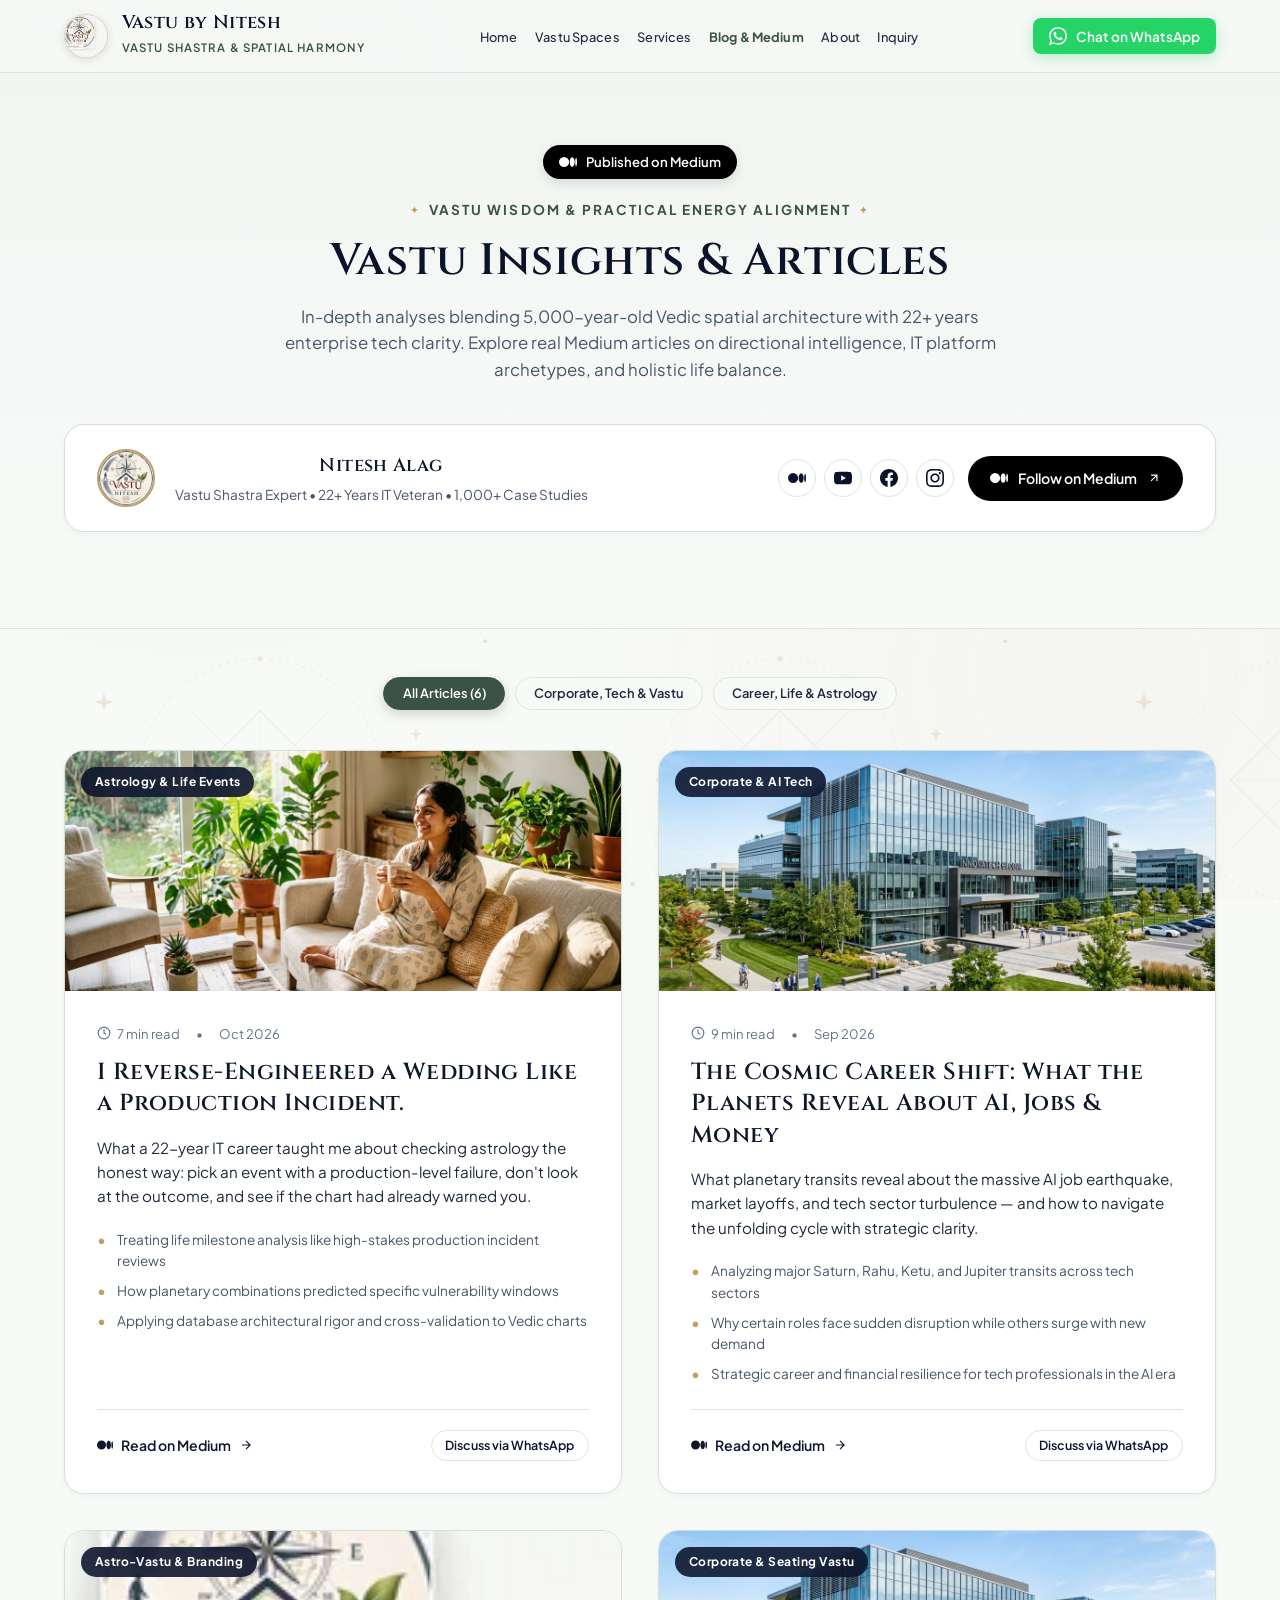
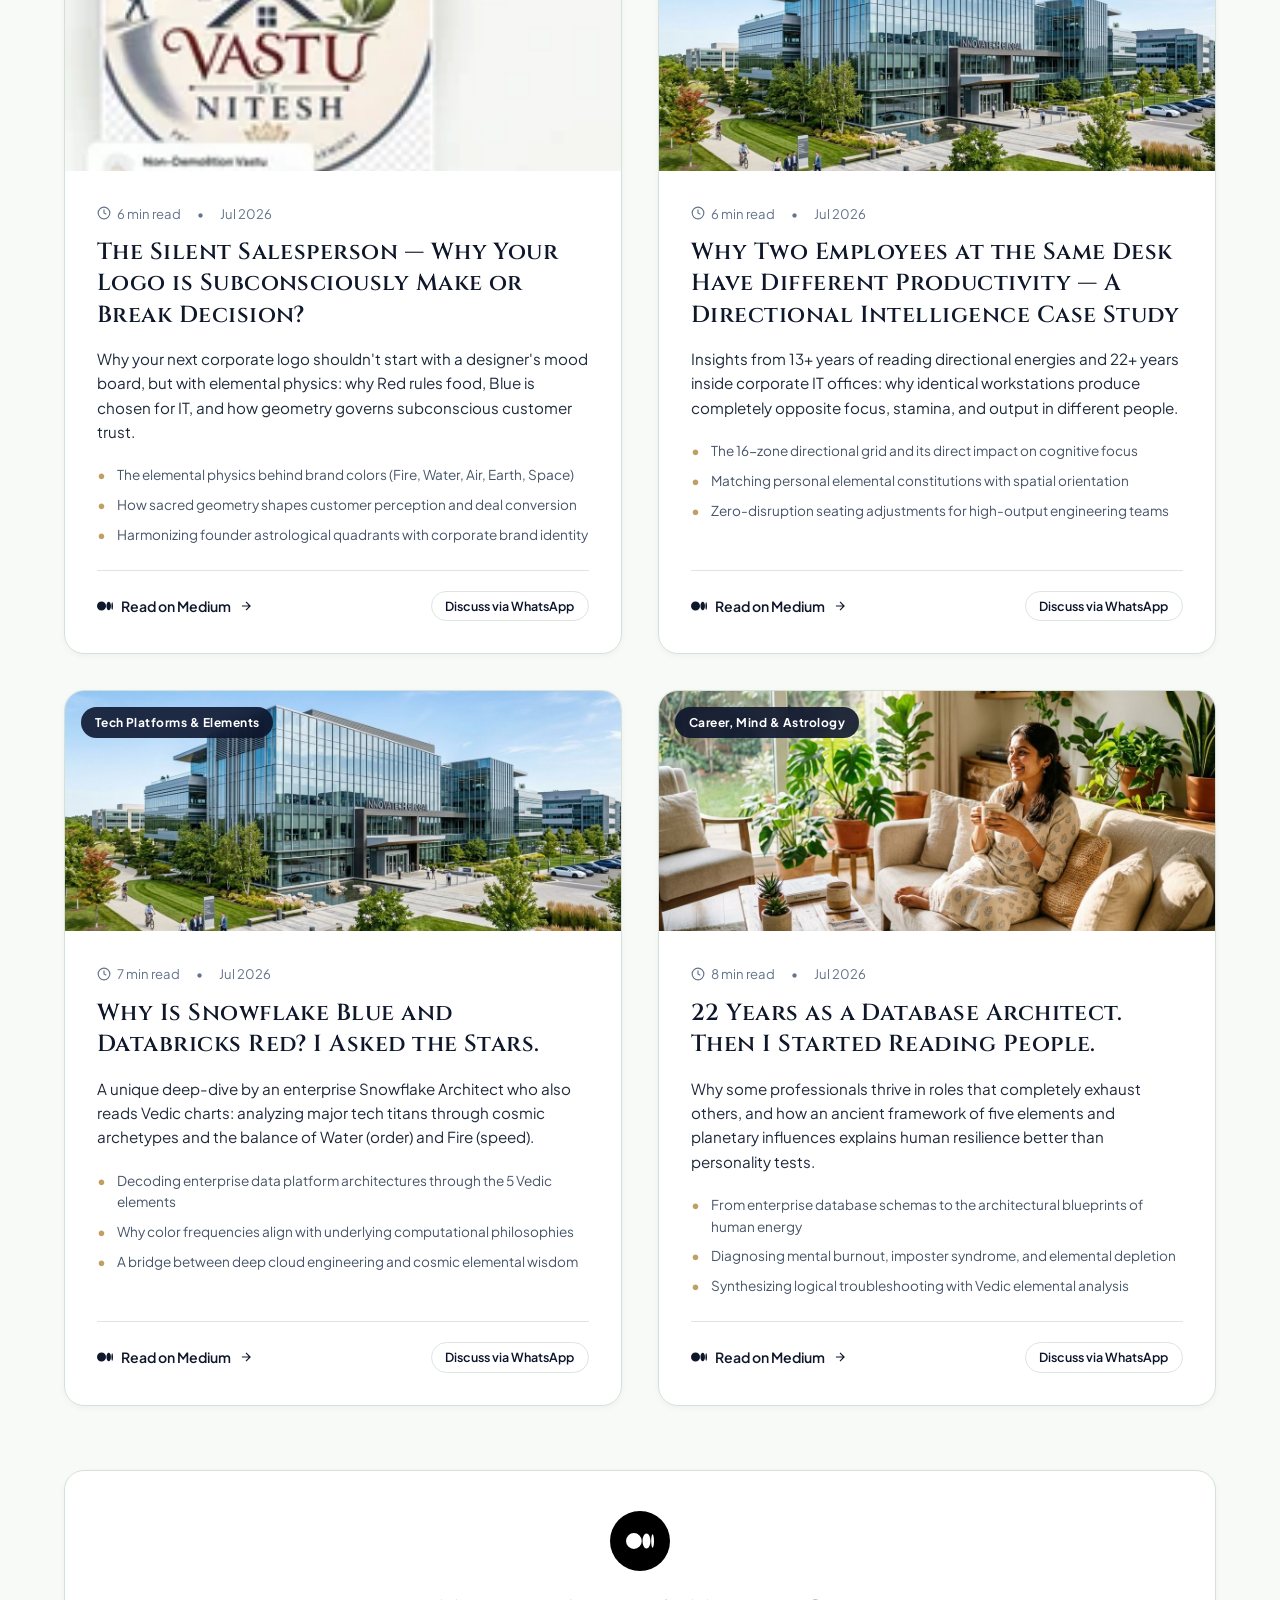
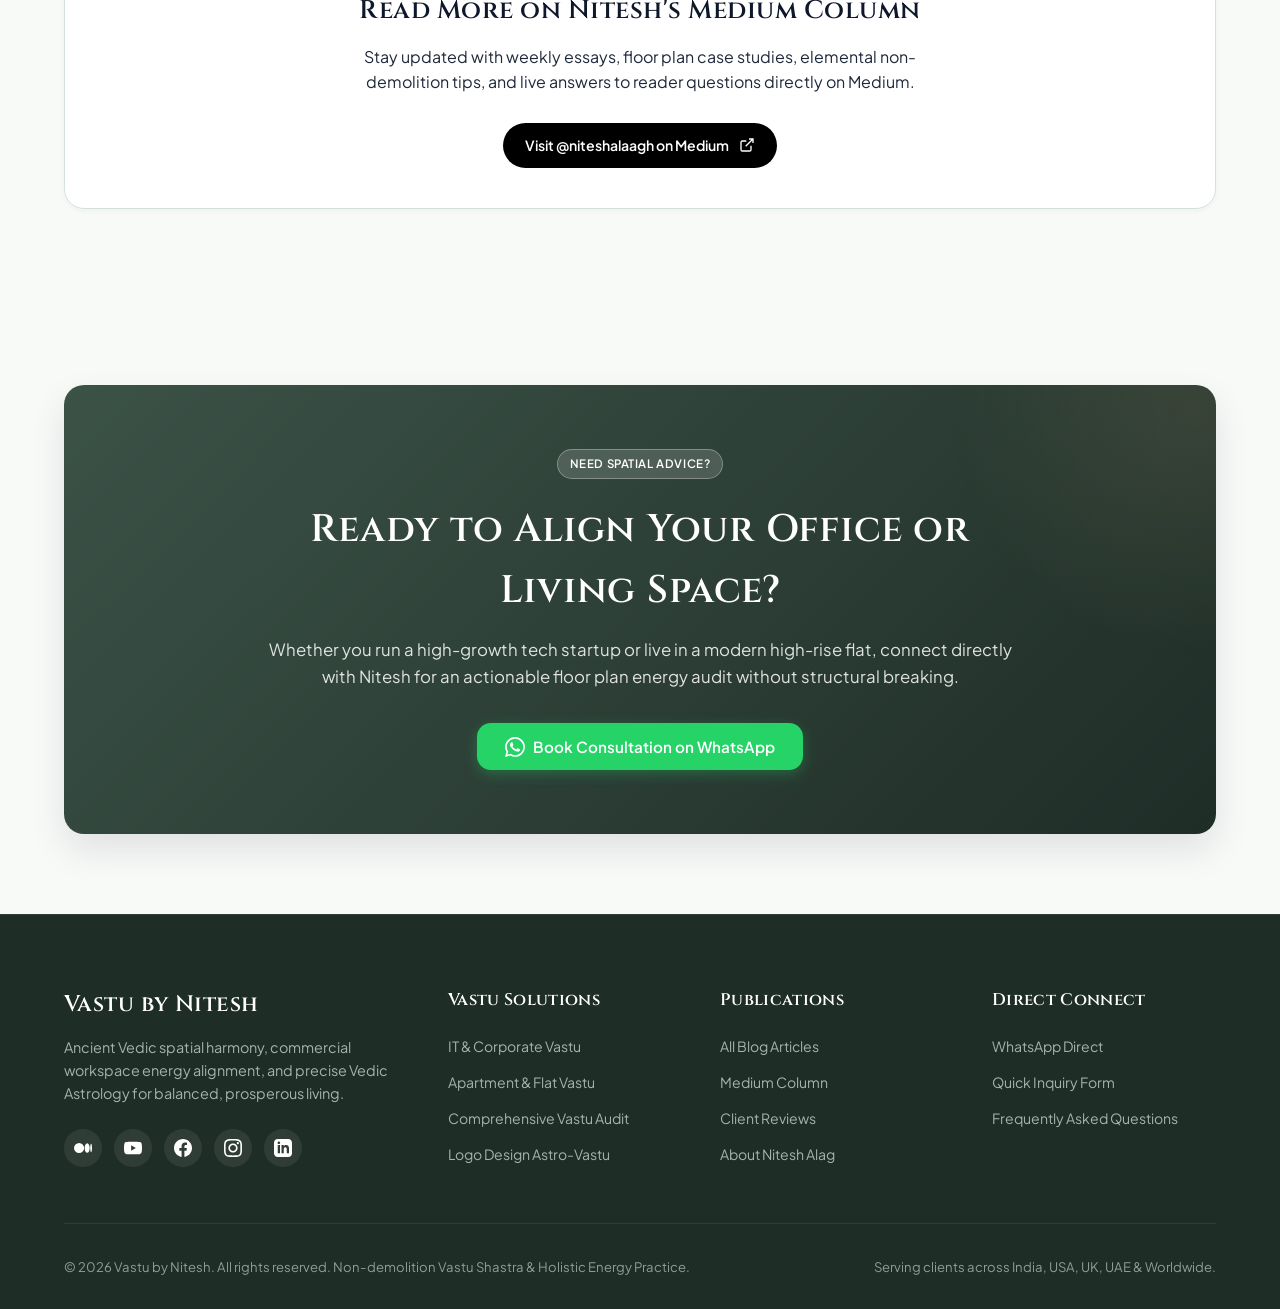
<file: blog.html>
<!DOCTYPE html>
<html lang="en">
<head>
  <!-- Google tag (gtag.js) -->
  <script async src="https://www.googletagmanager.com/gtag/js?id=G-FV7J362XSJ"></script>
  <script>
    window.dataLayer = window.dataLayer || [];
    function gtag(){dataLayer.push(arguments);}
    gtag('js', new Date());
    gtag('config', 'G-FV7J362XSJ');
  </script>

  <meta charset="UTF-8">
  <meta name="viewport" content="width=device-width, initial-scale=1.0">
  <title>Vastu Insights & Blog | Vastu by Nitesh</title>
  
  <!-- SEO Meta Tags -->
  <meta name="description" content="Explore practical, non-demolition Vastu Shastra insights for modern IT tech parks, corporate offices, luxury high-rise apartments, and Vedic Astrology by Nitesh Alag.">
  <meta name="keywords" content="Vastu Shastra Blog, IT Office Vastu, Apartment Vastu, High-Rise Flat Vastu, Vedic Astrology, Nitesh Alag Medium, Non-demolition Vastu remedies">
  <meta name="author" content="Nitesh Alag">

  <!-- Open Graph / Social Sharing -->
  <meta property="og:title" content="Vastu Insights & Blog | Vastu by Nitesh">
  <meta property="og:description" content="Discover practical spatial harmony, commercial workspace Vastu, and modern apartment energy alignment on Medium and Vastu by Nitesh.">
  <meta property="og:image" content="https://vastubynitesh.com/assets/vastu-it-building.jpg">
  <meta property="og:url" content="https://vastubynitesh.com/blog.html">
  <meta property="og:type" content="blog">

  <!-- Favicon -->
  <link rel="icon" type="image/png" href="assets/favicon.png">

  <!-- Google Fonts: Cinzel, Cormorant Garamond & Plus Jakarta Sans -->
  <link rel="preconnect" href="https://fonts.googleapis.com">
  <link rel="preconnect" href="https://fonts.gstatic.com" crossorigin>
  <link href="https://fonts.googleapis.com/css2?family=Cinzel:wght@500;600;700&family=Cormorant+Garamond:wght@500;600;700&family=Plus+Jakarta+Sans:wght@400;500;600;700&display=swap" rel="stylesheet">

  <!-- Main Stylesheet -->
  <link rel="stylesheet" href="css/styles.css">
</head>
<body>

  <!-- ========================================================================
       Sticky Navigation Bar
       ======================================================================== -->
  <header class="navbar" id="navbar">
    <div class="container">
      <a href="index.html" class="brand" aria-label="Vastu by Nitesh Home">
        <img src="assets/vastu-logo.webp" alt="Vastu by Nitesh Logo" class="brand-logo-img" width="192" height="160">
        <div class="brand-text">
          <h1>Vastu by Nitesh</h1>
          <span>Vastu Shastra & Spatial Harmony</span>
        </div>
      </a>

      <nav>
        <ul class="nav-links" id="navLinks">
          <li><a href="index.html">Home</a></li>
          <li><a href="index.html#vastu-spaces">Vastu Spaces</a></li>
          <li><a href="index.html#services">Services</a></li>
          <li><a href="blog.html" style="color: var(--primary); font-weight: 700;">Blog & Medium</a></li>
          <li><a href="index.html#about">About</a></li>
          <li><a href="index.html#inquiry">Inquiry</a></li>
        </ul>
      </nav>

      <div class="nav-actions">
        <button id="navWhatsAppBtn" class="btn btn-whatsapp btn-sm" aria-label="Chat on WhatsApp" onclick="handleWhatsAppClick('Namaste Nitesh ji, I am reading your Vastu blog and would like to inquire about a consultation.')">
          <svg width="18" height="18" viewBox="0 0 24 24" fill="currentColor">
            <path d="M.057 24l1.687-6.163c-1.041-1.804-1.588-3.849-1.587-5.946.003-6.556 5.338-11.891 11.893-11.891 3.181.001 6.167 1.24 8.413 3.488 2.245 2.248 3.481 5.236 3.48 8.414-.003 6.557-5.338 11.892-11.893 11.892-1.99-.001-3.951-.5-5.688-1.448l-6.305 1.654zm6.597-3.807c1.676.995 3.276 1.591 5.392 1.592 5.448 0 9.886-4.434 9.889-9.885.002-5.462-4.415-9.89-9.881-9.892-5.452 0-9.887 4.434-9.889 9.884-.001 2.225.651 3.891 1.746 5.634l-.999 3.648 3.742-.981zm11.387-5.464c-.074-.124-.272-.198-.57-.347-.297-.149-1.758-.868-2.031-.967-.272-.099-.47-.149-.669.149-.198.297-.768.967-.941 1.165-.173.198-.347.223-.644.074-.297-.149-1.255-.462-2.39-1.475-.883-.788-1.48-1.761-1.653-2.059-.173-.297-.018-.458.13-.606.134-.133.297-.347.446-.521.151-.172.2-.296.3-.495.099-.198.05-.372-.025-.521-.075-.148-.669-1.611-.916-2.206-.242-.579-.487-.501-.669-.51l-.57-.01c-.198 0-.52.074-.792.372s-1.04 1.016-1.04 2.479 1.065 2.876 1.213 3.074c.149.198 2.095 3.2 5.076 4.487.709.306 1.263.489 1.694.626.712.226 1.36.194 1.872.118.571-.085 1.758-.719 2.006-1.413.248-.695.248-1.29.173-1.414z"/>
          </svg>
          <span>Chat on WhatsApp</span>
        </button>
        <button class="mobile-toggle" id="mobileToggle" aria-label="Toggle navigation">☰</button>
      </div>
    </div>
  </header>

  <main>
    <!-- ======================================================================
         Blog Hero Header
         ====================================================================== -->
    <section class="blog-hero">
      <div class="container">
        <a href="https://niteshalaagh.medium.com/" target="_blank" rel="noopener noreferrer" class="medium-hero-badge">
          <!-- Medium Monogram -->
          <svg width="18" height="18" viewBox="0 0 24 24" fill="currentColor">
            <path d="M13.54 12a6.8 6.8 0 01-6.77 6.82A6.8 6.8 0 010 12a6.8 6.8 0 016.77-6.82A6.8 6.8 0 0113.54 12zM20.96 12c0 3.54-1.51 6.42-3.38 6.42-1.87 0-3.39-2.88-3.39-6.42s1.52-6.42 3.39-6.42 3.38 2.88 3.38 6.42M24 12c0 3.17-.53 5.75-1.19 5.75-.66 0-1.19-2.58-1.19-5.75s.53-5.75 1.19-5.75C23.47 6.25 24 8.83 24 12z"/>
          </svg>
          <span>Published on Medium</span>
        </a>

        <div class="section-subtitle">Vastu Wisdom & Practical Energy Alignment</div>
        <h1 class="section-title" style="font-size: 2.75rem; margin-bottom: 1rem;">
          Vastu Insights & Articles
        </h1>
        <p class="section-desc" style="max-width: 720px; margin: 0 auto;">
          In-depth analyses blending 5,000-year-old Vedic spatial architecture with 22+ years enterprise tech clarity. Explore real Medium articles on directional intelligence, IT platform archetypes, and holistic life balance.
        </p>

        <!-- Medium Author Bar -->
        <div class="medium-author-bar">
          <div class="medium-author-info">
            <img src="assets/nitesh-alag-sm.webp" alt="Nitesh Alag" class="medium-author-avatar" width="128" height="128">
            <div class="medium-author-text">
              <h4>Nitesh Alag</h4>
              <p>Vastu Shastra Expert • 22+ Years IT Veteran • 1,000+ Case Studies</p>
            </div>
          </div>
          <div style="display: flex; align-items: center; gap: 0.85rem; flex-wrap: wrap;">
            <div class="medium-author-socials">
              <a href="https://niteshalaagh.medium.com/" target="_blank" rel="noopener noreferrer" class="medium-author-social-btn" aria-label="Medium">
                <svg width="18" height="18" viewBox="0 0 24 24" fill="currentColor">
                  <path d="M13.54 12a6.8 6.8 0 01-6.77 6.82A6.8 6.8 0 010 12a6.8 6.8 0 016.77-6.82A6.8 6.8 0 0113.54 12zM20.96 12c0 3.54-1.51 6.42-3.38 6.42-1.87 0-3.39-2.88-3.39-6.42s1.52-6.42 3.39-6.42 3.38 2.88 3.38 6.42M24 12c0 3.17-.53 5.75-1.19 5.75-.66 0-1.19-2.58-1.19-5.75s.53-5.75 1.19-5.75C23.47 6.25 24 8.83 24 12z"/>
                </svg>
              </a>
              <a href="http://www.youtube.com/@vastubynitesh" target="_blank" rel="noopener noreferrer" class="medium-author-social-btn" aria-label="YouTube">
                <svg width="18" height="18" viewBox="0 0 24 24" fill="currentColor">
                  <path d="M23.498 6.186a3.016 3.016 0 0 0-2.122-2.136C19.505 3.545 12 3.545 12 3.545s-7.505 0-9.377.505A3.017 3.017 0 0 0 .502 6.186C0 8.07 0 12 0 12s0 3.93.502 5.814a3.016 3.016 0 0 0 2.122 2.136c1.871.505 9.376.505 9.376.505s7.505 0 9.377-.505a3.015 3.015 0 0 0 2.122-2.136C24 15.93 24 12 24 12s0-3.93-.502-5.814zM9.545 15.568V8.432L15.818 12l-6.273 3.568z"/>
                </svg>
              </a>
              <a href="https://www.facebook.com/VastuByNitesh/" target="_blank" rel="noopener noreferrer" class="medium-author-social-btn" aria-label="Facebook">
                <svg width="18" height="18" viewBox="0 0 24 24" fill="currentColor">
                  <path d="M24 12.073c0-6.627-5.373-12-12-12s-12 5.373-12 12c0 5.99 4.388 10.954 10.125 11.854v-8.385H7.078v-3.47h3.047V9.43c0-3.007 1.792-4.669 4.533-4.669 1.312 0 2.686.235 2.686.235v2.953H15.83c-1.491 0-1.956.925-1.956 1.874v2.25h3.328l-.532 3.47h-2.796v8.385C19.612 23.027 24 18.062 24 12.073z"/>
                </svg>
              </a>
              <a href="https://www.instagram.com/niteshalag/" target="_blank" rel="noopener noreferrer" class="medium-author-social-btn" aria-label="Instagram">
                <svg width="18" height="18" viewBox="0 0 24 24" fill="currentColor">
                  <path d="M12 2.163c3.204 0 3.584.012 4.85.07 3.252.148 4.771 1.691 4.919 4.919.058 1.265.069 1.645.069 4.849 0 3.205-.012 3.584-.069 4.849-.149 3.225-1.664 4.771-4.919 4.919-1.266.058-1.644.07-4.85.07-3.204 0-3.584-.012-4.849-.07-3.26-.149-4.771-1.699-4.919-4.92-.058-1.265-.07-1.644-.07-4.849 0-3.204.013-3.583.07-4.849.149-3.227 1.664-4.771 4.919-4.919 1.266-.057 1.645-.069 4.849-.069zm0-2.163c-3.259 0-3.667.014-4.947.072-4.358.2-6.78 2.618-6.98 6.98-.059 1.281-.073 1.689-.073 4.948 0 3.259.014 3.668.072 4.948.2 4.358 2.618 6.78 6.98 6.98 1.281.058 1.689.072 4.948.072 3.259 0 3.668-.014 4.948-.072 4.354-.2 6.782-2.618 6.979-6.98.059-1.28.073-1.689.073-4.948 0-3.259-.014-3.667-.072-4.947-.196-4.354-2.617-6.78-6.979-6.98-1.281-.059-1.69-.073-4.949-.073zm0 5.838c-3.403 0-6.162 2.759-6.162 6.162s2.759 6.163 6.162 6.163 6.162-2.759 6.162-6.163c0-3.403-2.759-6.162-6.162-6.162zm0 10.162c-2.209 0-4-1.79-4-4 0-2.209 1.791-4 4-4s4 1.791 4 4c0 2.21-1.791 4-4 4zm6.406-11.845c-.796 0-1.441.645-1.441 1.44s.645 1.44 1.441 1.44c.795 0 1.439-.645 1.439-1.44s-.644-1.44-1.439-1.44z"/>
                </svg>
              </a>
            </div>
            <a href="https://niteshalaagh.medium.com/" target="_blank" rel="noopener noreferrer" class="btn-medium">
              <svg width="18" height="18" viewBox="0 0 24 24" fill="currentColor">
                <path d="M13.54 12a6.8 6.8 0 01-6.77 6.82A6.8 6.8 0 010 12a6.8 6.8 0 016.77-6.82A6.8 6.8 0 0113.54 12zM20.96 12c0 3.54-1.51 6.42-3.38 6.42-1.87 0-3.39-2.88-3.39-6.42s1.52-6.42 3.39-6.42 3.38 2.88 3.38 6.42M24 12c0 3.17-.53 5.75-1.19 5.75-.66 0-1.19-2.58-1.19-5.75s.53-5.75 1.19-5.75C23.47 6.25 24 8.83 24 12z"/>
              </svg>
              <span>Follow on Medium</span>
              <svg width="14" height="14" viewBox="0 0 24 24" fill="none" stroke="currentColor" stroke-width="2"><path d="M7 17l9.2-9.2M17 17V7H7"/></svg>
            </a>
          </div>
        </div>
      </div>
    </section>

    <!-- ======================================================================
         Blog Grid & Category Filter Section
         ====================================================================== -->
    <section class="section" style="padding-top: 3rem;">
      <div class="container">
        
        <!-- Filter Tabs -->
        <div class="filter-tabs" id="blogFilterTabs" style="margin-bottom: 2.5rem;">
          <button class="filter-btn active" data-category="all">All Articles (6)</button>
          <button class="filter-btn" data-category="commercial">Corporate, Tech & Vastu</button>
          <button class="filter-btn" data-category="lifestyle">Career, Life & Astrology</button>
        </div>

        <!-- Blog Cards Grid -->
        <div class="blog-grid" id="blogCardsGrid">
          <!-- Dynamically injected via blog.js -->
        </div>

        <!-- Medium Embed Callout Box -->
        <div class="medium-embed-box">
          <div style="display: inline-flex; align-items: center; justify-content: center; width: 60px; height: 60px; border-radius: 50%; background: #000; color: #fff; margin-bottom: 1.25rem;">
            <svg width="28" height="28" viewBox="0 0 24 24" fill="currentColor">
              <path d="M13.54 12a6.8 6.8 0 01-6.77 6.82A6.8 6.8 0 010 12a6.8 6.8 0 016.77-6.82A6.8 6.8 0 0113.54 12zM20.96 12c0 3.54-1.51 6.42-3.38 6.42-1.87 0-3.39-2.88-3.39-6.42s1.52-6.42 3.39-6.42 3.38 2.88 3.38 6.42M24 12c0 3.17-.53 5.75-1.19 5.75-.66 0-1.19-2.58-1.19-5.75s.53-5.75 1.19-5.75C23.47 6.25 24 8.83 24 12z"/>
            </svg>
          </div>
          <h3>Read More on Nitesh's Medium Column</h3>
          <p>
            Stay updated with weekly essays, floor plan case studies, elemental non-demolition tips, and live answers to reader questions directly on Medium.
          </p>
          <a href="https://niteshalaagh.medium.com/" target="_blank" rel="noopener noreferrer" class="btn-medium" style="display: inline-flex;">
            <span>Visit @niteshalaagh on Medium</span>
            <svg width="16" height="16" viewBox="0 0 24 24" fill="none" stroke="currentColor" stroke-width="2"><path d="M18 13v6a2 2 0 0 1-2 2H5a2 2 0 0 1-2-2V8a2 2 0 0 1 2-2h6M15 3h6v6M10 14L21 3"/></svg>
          </a>
        </div>

      </div>
    </section>

    <!-- ======================================================================
         Quick Consultation Callout
         ====================================================================== -->
    <section class="container" style="margin-bottom: 5rem;">
      <div class="consultation-cta-section" style="background: linear-gradient(135deg, var(--primary) 0%, var(--primary-dark) 100%); color: #FFFFFF;">
        <div style="text-align: center; max-width: 760px; margin: 0 auto;">
          <span class="badge badge-brass" style="margin-bottom: 1.25rem; background: rgba(255,255,255,0.15); color: #FFFFFF; border-color: rgba(255,255,255,0.3);">Need Spatial Advice?</span>
          <h2 style="font-size: 2.4rem; color: #FFFFFF; margin-bottom: 1rem;">Ready to Align Your Office or Living Space?</h2>
          <p style="color: rgba(255,255,255,0.85); font-size: 1.05rem; margin-bottom: 2rem;">
            Whether you run a high-growth tech startup or live in a modern high-rise flat, connect directly with Nitesh for an actionable floor plan energy audit without structural breaking.
          </p>
          <button class="btn btn-whatsapp" onclick="handleWhatsAppClick('Namaste Nitesh ji, I read your Vastu articles and would like to consult on my floor plan.')" style="margin: 0 auto;">
            <svg width="20" height="20" viewBox="0 0 24 24" fill="currentColor">
              <path d="M.057 24l1.687-6.163c-1.041-1.804-1.588-3.849-1.587-5.946.003-6.556 5.338-11.891 11.893-11.891 3.181.001 6.167 1.24 8.413 3.488 2.245 2.248 3.481 5.236 3.48 8.414-.003 6.557-5.338 11.892-11.893 11.892-1.99-.001-3.951-.5-5.688-1.448l-6.305 1.654zm6.597-3.807c1.676.995 3.276 1.591 5.392 1.592 5.448 0 9.886-4.434 9.889-9.885.002-5.462-4.415-9.89-9.881-9.892-5.452 0-9.887 4.434-9.889 9.884-.001 2.225.651 3.891 1.746 5.634l-.999 3.648 3.742-.981zm11.387-5.464c-.074-.124-.272-.198-.57-.347-.297-.149-1.758-.868-2.031-.967-.272-.099-.47-.149-.669.149-.198.297-.768.967-.941 1.165-.173.198-.347.223-.644.074-.297-.149-1.255-.462-2.39-1.475-.883-.788-1.48-1.761-1.653-2.059-.173-.297-.018-.458.13-.606.134-.133.297-.347.446-.521.151-.172.2-.296.3-.495.099-.198.05-.372-.025-.521-.075-.148-.669-1.611-.916-2.206-.242-.579-.487-.501-.669-.51l-.57-.01c-.198 0-.52.074-.792.372s-1.04 1.016-1.04 2.479 1.065 2.876 1.213 3.074c.149.198 2.095 3.2 5.076 4.487.709.306 1.263.489 1.694.626.712.226 1.36.194 1.872.118.571-.085 1.758-.719 2.006-1.413.248-.695.248-1.29.173-1.414z"/>
            </svg>
            <span>Book Consultation on WhatsApp</span>
          </button>
        </div>
      </div>
    </section>
  </main>

  <!-- ========================================================================
       Footer
       ======================================================================== -->
  <footer class="footer">
    <div class="container">
      <div class="footer-grid">
        <div class="footer-brand">
          <h2>Vastu by Nitesh</h2>
          <p>
            Ancient Vedic spatial harmony, commercial workspace energy alignment, and precise Vedic Astrology for balanced, prosperous living.
          </p>
          <div class="footer-socials">
            <a href="https://niteshalaagh.medium.com/" target="_blank" rel="noopener noreferrer" class="social-link" aria-label="Medium">
              <svg width="18" height="18" viewBox="0 0 24 24" fill="currentColor">
                <path d="M13.54 12a6.8 6.8 0 01-6.77 6.82A6.8 6.8 0 010 12a6.8 6.8 0 016.77-6.82A6.8 6.8 0 0113.54 12zM20.96 12c0 3.54-1.51 6.42-3.38 6.42-1.87 0-3.39-2.88-3.39-6.42s1.52-6.42 3.39-6.42 3.38 2.88 3.38 6.42M24 12c0 3.17-.53 5.75-1.19 5.75-.66 0-1.19-2.58-1.19-5.75s.53-5.75 1.19-5.75C23.47 6.25 24 8.83 24 12z"/>
              </svg>
            </a>
            <a href="http://www.youtube.com/@vastubynitesh" target="_blank" rel="noopener noreferrer" class="social-link" aria-label="YouTube">
              <svg width="18" height="18" viewBox="0 0 24 24" fill="currentColor"><path d="M23.498 6.186a3.016 3.016 0 0 0-2.122-2.136C19.505 3.545 12 3.545 12 3.545s-7.505 0-9.377.505A3.017 3.017 0 0 0 .502 6.186C0 8.07 0 12 0 12s0 3.93.502 5.814a3.016 3.016 0 0 0 2.122 2.136c1.871.505 9.376.505 9.376.505s7.505 0 9.377-.505a3.015 3.015 0 0 0 2.122-2.136C24 15.93 24 12 24 12s0-3.93-.502-5.814zM9.545 15.568V8.432L15.818 12l-6.273 3.568z"/></svg>
            </a>
            <a href="https://www.facebook.com/VastuByNitesh/" target="_blank" rel="noopener noreferrer" class="social-link" aria-label="Facebook">
              <svg width="18" height="18" viewBox="0 0 24 24" fill="currentColor">
                <path d="M24 12.073c0-6.627-5.373-12-12-12s-12 5.373-12 12c0 5.99 4.388 10.954 10.125 11.854v-8.385H7.078v-3.47h3.047V9.43c0-3.007 1.792-4.669 4.533-4.669 1.312 0 2.686.235 2.686.235v2.953H15.83c-1.491 0-1.956.925-1.956 1.874v2.25h3.328l-.532 3.47h-2.796v8.385C19.612 23.027 24 18.062 24 12.073z"/>
              </svg>
            </a>
            <a href="https://www.instagram.com/niteshalag/" target="_blank" rel="noopener noreferrer" class="social-link" aria-label="Instagram">
              <svg width="18" height="18" viewBox="0 0 24 24" fill="currentColor">
                <path d="M12 2.163c3.204 0 3.584.012 4.85.07 3.252.148 4.771 1.691 4.919 4.919.058 1.265.069 1.645.069 4.849 0 3.205-.012 3.584-.069 4.849-.149 3.225-1.664 4.771-4.919 4.919-1.266.058-1.644.07-4.85.07-3.204 0-3.584-.012-4.849-.07-3.26-.149-4.771-1.699-4.919-4.92-.058-1.265-.07-1.644-.07-4.849 0-3.204.013-3.583.07-4.849.149-3.227 1.664-4.771 4.919-4.919 1.266-.057 1.645-.069 4.849-.069zm0-2.163c-3.259 0-3.667.014-4.947.072-4.358.2-6.78 2.618-6.98 6.98-.059 1.281-.073 1.689-.073 4.948 0 3.259.014 3.668.072 4.948.2 4.358 2.618 6.78 6.98 6.98 1.281.058 1.689.072 4.948.072 3.259 0 3.668-.014 4.948-.072 4.354-.2 6.782-2.618 6.979-6.98.059-1.28.073-1.689.073-4.948 0-3.259-.014-3.667-.072-4.947-.196-4.354-2.617-6.78-6.979-6.98-1.281-.059-1.69-.073-4.949-.073zm0 5.838c-3.403 0-6.162 2.759-6.162 6.162s2.759 6.163 6.162 6.163 6.162-2.759 6.162-6.163c0-3.403-2.759-6.162-6.162-6.162zm0 10.162c-2.209 0-4-1.79-4-4 0-2.209 1.791-4 4-4s4 1.791 4 4c0 2.21-1.791 4-4 4zm6.406-11.845c-.796 0-1.441.645-1.441 1.44s.645 1.44 1.441 1.44c.795 0 1.439-.645 1.439-1.44s-.644-1.44-1.439-1.44z"/>
              </svg>
            </a>
            <a href="https://www.linkedin.com/in/nitesh-alag" target="_blank" rel="noopener noreferrer" class="social-link" aria-label="LinkedIn">
              <svg width="18" height="18" viewBox="0 0 24 24" fill="currentColor"><path d="M19 0h-14c-2.761 0-5 2.239-5 5v14c0 2.761 2.239 5 5 5h14c2.762 0 5-2.239 5-5v-14c0-2.761-2.238-5-5-5zm-11 19h-3v-11h3v11zm-1.5-12.268c-.966 0-1.75-.79-1.75-1.764s.784-1.764 1.75-1.764 1.75.79 1.75 1.764-.783 1.764-1.75 1.764zm13.5 12.268h-3v-5.604c0-3.368-4-3.113-4 0v5.604h-3v-11h3v1.765c1.396-2.586 7-2.777 7 2.476v6.759z"/></svg>
            </a>
          </div>
        </div>

        <div class="footer-col">
          <h4>Vastu Solutions</h4>
          <ul>
            <li><a href="index.html#services">IT & Corporate Vastu</a></li>
            <li><a href="index.html#services">Apartment & Flat Vastu</a></li>
            <li><a href="index.html#services">Comprehensive Vastu Audit</a></li>
            <li><a href="index.html#services">Logo Design Astro-Vastu</a></li>
          </ul>
        </div>

        <div class="footer-col">
          <h4>Publications</h4>
          <ul>
            <li><a href="blog.html">All Blog Articles</a></li>
            <li><a href="https://niteshalaagh.medium.com/" target="_blank" rel="noopener noreferrer">Medium Column</a></li>
            <li><a href="index.html#testimonials">Client Reviews</a></li>
            <li><a href="index.html#about">About Nitesh Alag</a></li>
          </ul>
        </div>

        <div class="footer-col">
          <h4>Direct Connect</h4>
          <ul>
            <li><a href="javascript:void(0)" onclick="handleWhatsAppClick('Namaste Nitesh ji, I would like to consult with you.')">WhatsApp Direct</a></li>
            <li><a href="index.html#inquiry">Quick Inquiry Form</a></li>
            <li><a href="index.html#faq">Frequently Asked Questions</a></li>
          </ul>
        </div>
      </div>

      <div class="footer-bottom">
        <p>&copy; 2026 Vastu by Nitesh. All rights reserved. Non-demolition Vastu Shastra & Holistic Energy Practice.</p>
        <p>Serving clients across India, USA, UK, UAE & Worldwide.</p>
      </div>
    </div>
  </footer>

  <!-- Scripts -->
  <script src="js/data.js"></script>
  <script src="js/blog.js"></script>
</body>
</html>
</file>
<file: css/styles.css>
/* ==========================================================================
   Vastu by Nitesh - Stylesheet
   Theme: Green Grey with Vastu Shastra Spatial Harmony
   ========================================================================== */

:root {
  /* Green Grey Palette */
  --primary: #3B5247;
  --primary-hover: #2C3E36;
  --primary-dark: #1F2D27;
  --primary-light: #587366;
  --primary-pale: #EAF0EC;
  --primary-surface: #F2F6F3;
  --primary-soft: #DCE5DF;

  /* Earthy & Sacred Accents */
  --accent-brass: #C19E63;
  --accent-brass-light: #FAF6EE;
  --accent-terracotta: #B86749;
  --accent-copper: #A25A39;
  --accent-water: #3E6B7A;
  
  /* WhatsApp Identity */
  --whatsapp: #25D366;
  --whatsapp-dark: #1EBE5D;
  --whatsapp-surface: #E8F8EE;

  /* Neutrals & Slate */
  --bg-canvas: #F8FAF8;
  --bg-surface: #FFFFFF;
  --bg-card: #FFFFFF;
  --bg-subtle: #EDF3EE;
  --border-light: #DCE5DF;
  --border-card: #D5E1D8;

  /* Typography - Blue Black High Contrast */
  --text-main: #0B132B;       /* Deep Ink Blue-Black */
  --text-heading: #0F172A;    /* Slate-900 Midnight Blue-Black */
  --text-body: #1E293B;       /* Slate-800 Blue-Black readable body */
  --text-muted: #475569;      /* Slate-600 Refined Grey */
  --text-subtle: #64748B;
  --text-on-dark: #F8FAFC;

  /* Shadows */
  --shadow-sm: 0 2px 6px rgba(15, 23, 42, 0.04);
  --shadow-md: 0 8px 20px rgba(15, 23, 42, 0.07);
  --shadow-lg: 0 16px 36px rgba(15, 23, 42, 0.10);
  --shadow-glow: 0 0 24px rgba(59, 82, 71, 0.18);

  /* Radius */
  --radius-sm: 8px;
  --radius-md: 14px;
  --radius-lg: 20px;
  --radius-full: 9999px;

  /* Fonts - Stylish & Readable */
  --font-serif: 'Cinzel', 'Cormorant Garamond', Georgia, serif;
  --font-sans: 'Plus Jakarta Sans', system-ui, -apple-system, sans-serif;
}

/* Reset & Box Sizing */
*, *::before, *::after {
  box-sizing: border-box;
  margin: 0;
  padding: 0;
}

html {
  scroll-behavior: smooth;
  font-size: 16px;
  color-scheme: light;
}

body {
  font-family: var(--font-sans);
  background-color: var(--bg-canvas);
  color: var(--text-body);
  line-height: 1.6;
  overflow-x: hidden;
  -webkit-font-smoothing: antialiased;
}

/* Background Subtle Astrology & Vastu Constellation Watermark */
body::before {
  content: "";
  position: fixed;
  top: 0;
  left: 0;
  width: 100vw;
  height: 100vh;
  background-image: 
    url('../assets/astro-constellations.svg'),
    radial-gradient(circle at 15% 20%, rgba(79, 99, 89, 0.05) 0%, transparent 45%),
    radial-gradient(circle at 85% 75%, rgba(193, 162, 115, 0.05) 0%, transparent 45%);
  background-size: 520px 520px, 100% 100%, 100% 100%;
  background-repeat: repeat, no-repeat, no-repeat;
  pointer-events: none;
  z-index: -1;
  opacity: 0.95;
}

/* Typography Headings */
h1, h2, h3, h4, .serif-font {
  font-family: var(--font-serif);
  color: var(--text-main);
  letter-spacing: 0.02em;
  font-weight: 600;
}

a {
  color: inherit;
  text-decoration: none;
}

img {
  max-width: 100%;
  display: block;
}

button {
  font-family: inherit;
  cursor: pointer;
  border: none;
  background: none;
}

/* Container */
.container {
  max-width: 1200px;
  margin: 0 auto;
  padding: 0 1.5rem;
}

/* Badges & Chips */
.badge {
  display: inline-flex;
  align-items: center;
  gap: 0.4rem;
  padding: 0.28rem 0.72rem;
  font-size: 0.72rem;
  font-weight: 600;
  text-transform: uppercase;
  letter-spacing: 0.05em;
  border-radius: var(--radius-full);
}

.badge-green-grey {
  background-color: var(--primary-pale);
  color: var(--primary-dark);
  border: 1px solid var(--border-light);
}

.badge-brass {
  background-color: var(--accent-brass-light);
  color: #7A5F32;
  border: 1px solid rgba(193, 162, 115, 0.3);
}

.badge-whatsapp {
  background-color: var(--whatsapp-surface);
  color: #147238;
  border: 1px solid rgba(37, 211, 102, 0.3);
}

/* Section Common Layout */
.section {
  padding: 5rem 0;
  position: relative;
}

.section-header {
  text-align: center;
  max-width: 680px;
  margin: 0 auto 3.5rem;
}

.section-subtitle {
  color: var(--primary);
  font-size: 0.85rem;
  text-transform: uppercase;
  font-weight: 700;
  letter-spacing: 0.15em;
  margin-bottom: 0.75rem;
  display: flex;
  align-items: center;
  justify-content: center;
  gap: 0.5rem;
}

.section-subtitle::before,
.section-subtitle::after {
  content: "✦";
  color: var(--accent-brass);
  font-size: 0.7rem;
}

.section-title {
  font-size: 2.25rem;
  line-height: 1.25;
  margin-bottom: 1rem;
}

.section-desc {
  color: var(--text-muted);
  font-size: 1.05rem;
}

/* Buttons */
.btn {
  display: inline-flex;
  align-items: center;
  justify-content: center;
  gap: 0.55rem;
  padding: 0.85rem 1.75rem;
  font-size: 0.95rem;
  font-weight: 600;
  border-radius: var(--radius-md);
  transition: all 0.25s cubic-bezier(0.16, 1, 0.3, 1);
  text-align: center;
}

.btn-primary {
  background-color: var(--primary);
  color: #FFFFFF;
  box-shadow: 0 4px 14px rgba(79, 99, 89, 0.25);
}

.btn-primary:hover {
  background-color: var(--primary-hover);
  transform: translateY(-2px);
  box-shadow: 0 6px 18px rgba(79, 99, 89, 0.32);
}

.btn-outline {
  border: 1px solid var(--border-light);
  background-color: #FFFFFF;
  color: var(--text-main);
}

.btn-outline:hover {
  border-color: var(--primary);
  background-color: var(--primary-pale);
  color: var(--primary-dark);
}

.btn-whatsapp {
  background-color: var(--whatsapp);
  color: #FFFFFF;
  box-shadow: 0 4px 14px rgba(37, 211, 102, 0.3);
}

.btn-whatsapp:hover {
  background-color: var(--whatsapp-dark);
  transform: translateY(-2px);
  box-shadow: 0 6px 20px rgba(37, 211, 102, 0.4);
}

.btn-sm {
  padding: 0.55rem 1rem;
  font-size: 0.85rem;
  border-radius: var(--radius-sm);
}

/* ==========================================================================
   Navigation Bar
   ========================================================================== */
.navbar {
  position: sticky;
  top: 0;
  left: 0;
  right: 0;
  background-color: rgba(246, 248, 246, 0.92);
  backdrop-filter: blur(12px);
  -webkit-backdrop-filter: blur(12px);
  border-bottom: 1px solid var(--border-light);
  z-index: 1000;
  transition: all 0.3s ease;
}

.navbar .container {
  display: flex;
  align-items: center;
  justify-content: space-between;
  height: 4.5rem;
}

.brand {
  display: flex;
  align-items: center;
  gap: 0.85rem;
}

.brand-logo-img {
  width: 44px;
  height: 44px;
  border-radius: 50%;
  object-fit: cover;
  box-shadow: 0 2px 8px rgba(15, 23, 42, 0.12);
  border: 1.5px solid rgba(193, 162, 115, 0.45);
  background-color: #FFFFFF;
  flex-shrink: 0;
  transition: transform 0.25s cubic-bezier(0.16, 1, 0.3, 1);
}

.brand:hover .brand-logo-img {
  transform: scale(1.06);
}

.brand-icon {
  width: 42px;
  height: 42px;
  background: linear-gradient(135deg, var(--primary) 0%, var(--primary-dark) 100%);
  border-radius: var(--radius-sm);
  display: flex;
  align-items: center;
  justify-content: center;
  color: var(--accent-brass);
  box-shadow: var(--shadow-sm);
  position: relative;
}

.brand-icon::after {
  content: "";
  position: absolute;
  inset: 2px;
  border: 1px solid rgba(193, 162, 115, 0.4);
  border-radius: calc(var(--radius-sm) - 2px);
}

.brand-text {
  white-space: nowrap;
}

.brand-text h1 {
  font-size: 1.15rem;
  line-height: 1.1;
  color: var(--text-main);
}

.brand-text span {
  font-size: 0.72rem;
  color: var(--primary);
  letter-spacing: 0.1em;
  text-transform: uppercase;
  font-weight: 600;
}

.nav-links {
  display: flex;
  align-items: center;
  gap: 1.1rem;
  list-style: none;
}

.nav-links a {
  font-size: 0.8rem;
  font-weight: 500;
  color: var(--text-body);
  transition: color 0.2s ease;
  position: relative;
  white-space: nowrap;
  letter-spacing: 0.01em;
}

.nav-links a:hover,
.nav-links a.active {
  color: var(--primary-dark);
}

.nav-links a::after {
  content: "";
  position: absolute;
  bottom: -4px;
  left: 0;
  width: 0;
  height: 2px;
  background-color: var(--primary);
  transition: width 0.25s ease;
}

.nav-links a:hover::after {
  width: 100%;
}

.nav-actions {
  display: flex;
  align-items: center;
  gap: 0.8rem;
}

.mobile-toggle {
  display: none;
  font-size: 1.5rem;
  color: var(--text-main);
  background: none;
}

/* ==========================================================================
   Hero Section
   ========================================================================== */
.hero {
  padding: 4.5rem 0 5.5rem;
  position: relative;
  overflow: hidden;
}

.hero-astro-wheel {
  position: absolute;
  top: -80px;
  right: -80px;
  width: 580px;
  height: 580px;
  background-image: url('../assets/vedic-zodiac-wheel.svg');
  background-size: contain;
  background-repeat: no-repeat;
  pointer-events: none;
  z-index: 0;
  opacity: 0.65;
  animation: slowWheelSpin 240s linear infinite;
}

@keyframes slowWheelSpin {
  from { transform: rotate(0deg); }
  to { transform: rotate(360deg); }
}

.hero-grid {
  display: grid;
  grid-template-columns: 1.15fr 0.85fr;
  align-items: center;
  gap: 3.5rem;
  position: relative;
  z-index: 1;
}

.hero-badge-group {
  display: flex;
  flex-wrap: wrap;
  gap: 0.6rem;
  margin-bottom: 1.25rem;
}

.hero-title {
  font-size: 2.85rem;
  line-height: 1.18;
  margin-bottom: 1.25rem;
  color: var(--text-main);
}

.hero-title .highlight {
  color: var(--primary);
  position: relative;
  display: inline-block;
}

.hero-title .highlight::after {
  content: "";
  position: absolute;
  bottom: 4px;
  left: 0;
  right: 0;
  height: 6px;
  background-color: rgba(193, 162, 115, 0.25);
  z-index: -1;
}

.hero-description {
  font-size: 1.1rem;
  color: var(--text-muted);
  margin-bottom: 2rem;
  max-width: 540px;
}

.hero-actions {
  display: flex;
  flex-wrap: wrap;
  gap: 1rem;
  margin-bottom: 2.5rem;
}

.hero-stats-row {
  display: grid;
  grid-template-columns: repeat(4, 1fr);
  gap: 1.2rem;
  padding-top: 1.8rem;
  border-top: 1px solid var(--border-light);
}

.hero-stat-item .stat-num {
  font-family: var(--font-serif);
  font-size: 1.6rem;
  font-weight: 700;
  color: var(--primary-dark);
  line-height: 1.1;
  display: flex;
  align-items: center;
  gap: 0.2rem;
}

.hero-stat-item .stat-num .star {
  color: var(--accent-brass);
  font-size: 1.2rem;
}

.hero-stat-item .stat-label {
  font-size: 0.78rem;
  color: var(--text-muted);
  text-transform: uppercase;
  letter-spacing: 0.04em;
  margin-top: 0.25rem;
}

/* Hero Visual / Avatar Frame */
.hero-visual {
  position: relative;
  display: flex;
  justify-content: center;
}

.hero-mandala-frame {
  position: relative;
  width: 100%;
  max-width: 440px;
  aspect-ratio: 1 / 1;
  border-radius: 50%;
}

.mandala-aura {
  position: absolute;
  inset: -14px;
  border-radius: 50%;
  background: radial-gradient(circle, rgba(79, 99, 89, 0.22) 0%, rgba(193, 162, 115, 0.18) 60%, transparent 75%);
  filter: blur(20px);
  z-index: 1;
  animation: pulseAura 8s ease-in-out infinite alternate;
}

@keyframes pulseAura {
  0% { transform: scale(0.96); opacity: 0.8; }
  100% { transform: scale(1.05); opacity: 1; }
}

.hero-img-box {
  position: relative;
  width: 100%;
  height: 100%;
  border-radius: 50%;
  overflow: hidden;
  border: 6px solid #FFFFFF;
  box-shadow: var(--shadow-lg), 0 0 0 1px var(--border-light);
  z-index: 2;
  background-color: #FFFFFF;
  display: flex;
  align-items: center;
  justify-content: center;
}

.hero-img-box img {
  width: 100%;
  height: 100%;
  object-fit: cover;
  object-position: center;
  border-radius: 50%;
  transition: transform 0.6s cubic-bezier(0.16, 1, 0.3, 1);
}

.hero-img-box:hover img {
  transform: scale(1.03);
}

.hero-floating-card {
  position: absolute;
  bottom: 5px;
  left: -10px;
  background: rgba(255, 255, 255, 0.95);
  backdrop-filter: blur(8px);
  padding: 0.85rem 1.25rem;
  border-radius: var(--radius-md);
  box-shadow: var(--shadow-md);
  border: 1px solid var(--border-light);
  display: flex;
  align-items: center;
  gap: 0.75rem;
  z-index: 3;
}

.floating-icon {
  width: 40px;
  height: 40px;
  border-radius: 50%;
  background: var(--primary-pale);
  color: var(--primary-dark);
  display: flex;
  align-items: center;
  justify-content: center;
  font-size: 1.2rem;
}

.floating-text .main {
  font-weight: 700;
  font-size: 0.9rem;
  color: var(--text-main);
}

.floating-text .sub {
  font-size: 0.75rem;
  color: var(--text-muted);
}

/* ==========================================================================
   Vastu Pancha Tattva (5 Elements) Section
   ========================================================================== */
.vastu-tattva-section {
  background-color: var(--bg-surface);
  border-top: 1px solid var(--border-light);
  border-bottom: 1px solid var(--border-light);
}

.tattva-grid {
  display: grid;
  grid-template-columns: repeat(5, 1fr);
  gap: 1.25rem;
}

.tattva-card {
  background-color: var(--bg-canvas);
  border: 1px solid var(--border-light);
  border-radius: var(--radius-md);
  padding: 1.5rem 1.2rem;
  text-align: center;
  transition: all 0.3s ease;
  position: relative;
  overflow: hidden;
}

.tattva-card:hover {
  transform: translateY(-5px);
  box-shadow: var(--shadow-md);
  border-color: var(--primary-light);
}

.tattva-card::before {
  content: "";
  position: absolute;
  top: 0;
  left: 0;
  right: 0;
  height: 4px;
  background-color: var(--primary);
  opacity: 0.6;
}

.tattva-card[data-element="jal"]::before { background-color: var(--accent-water); }
.tattva-card[data-element="vayu"]::before { background-color: var(--primary-light); }
.tattva-card[data-element="agni"]::before { background-color: var(--accent-terracotta); }
.tattva-card[data-element="prithvi"]::before { background-color: #8C7B65; }
.tattva-card[data-element="akasha"]::before { background-color: var(--accent-brass); }

.tattva-icon-box {
  width: 52px;
  height: 52px;
  border-radius: 50%;
  margin: 0 auto 1rem;
  display: flex;
  align-items: center;
  justify-content: center;
  font-size: 1.35rem;
  background-color: #FFFFFF;
  border: 1px solid var(--border-light);
  box-shadow: var(--shadow-sm);
  color: var(--primary);
}

.tattva-card h4 {
  font-size: 1.05rem;
  margin-bottom: 0.3rem;
}

.tattva-zone {
  font-size: 0.76rem;
  font-weight: 700;
  color: var(--primary);
  text-transform: uppercase;
  letter-spacing: 0.05em;
  margin-bottom: 0.75rem;
}

.tattva-card p {
  font-size: 0.82rem;
  color: var(--text-muted);
  line-height: 1.5;
}

/* Vastu Philosophy Banner */
.vastu-approach-box {
  margin-top: 3.5rem;
  background: linear-gradient(135deg, #F0F4F1 0%, #E6ECE8 100%);
  border: 1px solid var(--border-light);
  border-radius: var(--radius-lg);
  padding: 2.5rem;
  display: grid;
  grid-template-columns: 1fr 1fr 1fr;
  gap: 2rem;
}

.approach-item {
  display: flex;
  align-items: flex-start;
  gap: 1rem;
}

.approach-icon {
  width: 44px;
  height: 44px;
  border-radius: var(--radius-sm);
  background-color: #FFFFFF;
  display: flex;
  align-items: center;
  justify-content: center;
  color: var(--primary);
  font-size: 1.2rem;
  flex-shrink: 0;
  box-shadow: var(--shadow-sm);
}

.approach-item h4 {
  font-size: 1rem;
  margin-bottom: 0.35rem;
}

.approach-item p {
  font-size: 0.86rem;
  color: var(--text-muted);
}

/* ==========================================================================
   About Section
   ========================================================================== */
.about-grid {
  display: grid;
  grid-template-columns: 0.9fr 1.1fr;
  gap: 3.5rem;
  align-items: center;
}

.about-card-stack {
  position: relative;
  background-color: var(--bg-surface);
  border: 1px solid var(--border-light);
  border-radius: var(--radius-lg);
  padding: 2.5rem;
  box-shadow: var(--shadow-md);
}

.about-card-stack::before {
  content: "";
  position: absolute;
  inset: -8px;
  border: 1px dashed var(--primary-light);
  border-radius: calc(var(--radius-lg) + 8px);
  z-index: -1;
  opacity: 0.4;
}

.about-quote-mark {
  font-family: var(--font-serif);
  font-size: 4rem;
  line-height: 1;
  color: var(--accent-brass);
  opacity: 0.3;
  margin-bottom: -1rem;
}

.about-quote {
  font-size: 1.2rem;
  font-style: italic;
  font-family: var(--font-serif);
  color: var(--text-main);
  line-height: 1.5;
  margin-bottom: 1.5rem;
}

.about-pills {
  display: flex;
  flex-wrap: wrap;
  gap: 0.6rem;
}

.about-text h3 {
  font-size: 2rem;
  line-height: 1.25;
  margin-bottom: 1.25rem;
}

.about-text p {
  color: var(--text-body);
  font-size: 1rem;
  margin-bottom: 1.2rem;
}

.about-highlights {
  display: grid;
  grid-template-columns: 1fr 1fr;
  gap: 1rem;
  margin-top: 2rem;
}

.highlight-box {
  background-color: var(--bg-surface);
  padding: 1.1rem;
  border-radius: var(--radius-sm);
  border: 1px solid var(--border-light);
}

.highlight-box strong {
  display: block;
  font-size: 0.95rem;
  color: var(--text-main);
  margin-bottom: 0.2rem;
}

.highlight-box span {
  font-size: 0.82rem;
  color: var(--text-muted);
}

.about-pillars-list {
  display: flex;
  flex-direction: column;
  gap: 0.85rem;
  margin-top: 1.5rem;
}

.about-pillar-item {
  background-color: var(--bg-canvas);
  border: 1px solid var(--border-light);
  border-radius: var(--radius-sm);
  padding: 0.85rem 1.1rem;
  font-size: 0.92rem;
  color: var(--text-main);
  font-weight: 500;
  display: flex;
  align-items: center;
  gap: 0.75rem;
  transition: all 0.2s ease;
}

.about-pillar-item:hover {
  border-color: var(--primary);
  background-color: var(--primary-pale);
}

.about-portfolio-box {
  margin-top: 1.75rem;
  padding: 1.25rem 1.5rem;
  background: linear-gradient(135deg, var(--bg-surface) 0%, var(--primary-pale) 100%);
  border-left: 4px solid var(--primary);
  border-radius: var(--radius-sm);
  border-top: 1px solid var(--border-light);
  border-right: 1px solid var(--border-light);
  border-bottom: 1px solid var(--border-light);
  font-size: 0.94rem;
  line-height: 1.6;
  color: var(--text-body);
}

.about-portfolio-box strong {
  color: var(--primary-dark);
}

/* ==========================================================================
   Services Section & Filter Tabs
   ========================================================================== */
.services-section {
  background-color: var(--bg-surface);
  border-top: 1px solid var(--border-light);
  border-bottom: 1px solid var(--border-light);
  position: relative;
  overflow: hidden;
}

.services-astro-wheel {
  position: absolute;
  bottom: -120px;
  left: -120px;
  width: 540px;
  height: 540px;
  background-image: url('../assets/vedic-zodiac-wheel.svg');
  background-size: contain;
  background-repeat: no-repeat;
  pointer-events: none;
  z-index: 0;
  opacity: 0.40;
  animation: slowWheelSpinReverse 280s linear infinite;
}

@keyframes slowWheelSpinReverse {
  from { transform: rotate(360deg); }
  to { transform: rotate(0deg); }
}

.services-section .container {
  position: relative;
  z-index: 1;
}

.filter-tabs {
  display: flex;
  justify-content: center;
  flex-wrap: wrap;
  gap: 0.6rem;
  margin-bottom: 3rem;
}

.filter-btn {
  padding: 0.45rem 1.15rem;
  font-size: 0.8rem;
  font-weight: 600;
  border-radius: var(--radius-full);
  background-color: var(--bg-canvas);
  color: var(--text-body);
  border: 1px solid var(--border-light);
  transition: all 0.2s ease;
}

.filter-btn:hover {
  background-color: var(--primary-pale);
  color: var(--primary-dark);
  border-color: var(--primary-light);
}

.filter-btn.active {
  background-color: var(--primary);
  color: #FFFFFF;
  border-color: var(--primary);
  box-shadow: 0 4px 12px rgba(79, 99, 89, 0.25);
}

.services-grid {
  display: grid;
  grid-template-columns: repeat(3, 1fr);
  gap: 1.75rem;
}

.service-card {
  background-color: var(--bg-canvas);
  border: 1px solid var(--border-light);
  border-radius: var(--radius-lg);
  padding: 2rem 1.75rem;
  display: flex;
  flex-direction: column;
  transition: all 0.3s cubic-bezier(0.16, 1, 0.3, 1);
  position: relative;
}

.service-card:hover {
  transform: translateY(-6px);
  box-shadow: var(--shadow-lg);
  border-color: var(--primary);
  background-color: #FFFFFF;
}

.service-card.highlight {
  border: 2px solid var(--primary);
  box-shadow: var(--shadow-md);
  background-color: #FFFFFF;
}

.service-badge-strip {
  display: flex;
  align-items: center;
  justify-content: space-between;
  flex-wrap: wrap;
  gap: 0.5rem;
  margin-bottom: 1rem;
}

.service-type {
  font-size: 0.74rem;
  text-transform: uppercase;
  letter-spacing: 0.04em;
  font-weight: 700;
  color: var(--primary);
  display: inline-flex;
  align-items: center;
  gap: 0.3rem;
}

.service-featured-tag {
  background-color: var(--accent-brass-light);
  color: #7A5F32;
  font-size: 0.7rem;
  font-weight: 700;
  padding: 0.2rem 0.6rem;
  border-radius: var(--radius-full);
  border: 1px solid rgba(193, 162, 115, 0.4);
}

.service-title {
  font-size: 1.35rem;
  line-height: 1.3;
  margin-bottom: 0.75rem;
  color: var(--text-main);
  min-height: 3.5rem;
}

.service-pricing {
  margin-bottom: 1.25rem;
  display: flex;
  align-items: baseline;
  gap: 0.4rem;
}

.service-price {
  font-family: var(--font-serif);
  font-size: 1.85rem;
  font-weight: 700;
  color: var(--primary-dark);
}

.service-tax {
  font-size: 0.8rem;
  color: var(--text-muted);
}

.service-summary {
  font-size: 0.9rem;
  color: var(--text-muted);
  line-height: 1.55;
  margin-bottom: 1.5rem;
  flex-grow: 1;
}

.service-features {
  list-style: none;
  border-top: 1px solid var(--border-light);
  padding-top: 1.25rem;
  margin-bottom: 1.75rem;
  display: flex;
  flex-direction: column;
  gap: 0.6rem;
}

.service-features li {
  font-size: 0.84rem;
  color: var(--text-body);
  display: flex;
  align-items: flex-start;
  gap: 0.5rem;
}

.service-features li svg {
  color: var(--primary);
  flex-shrink: 0;
  margin-top: 0.2rem;
}

.service-actions {
  display: flex;
  flex-direction: column;
  gap: 0.6rem;
}

.service-actions .btn {
  width: 100%;
}

/* ==========================================================================
   Testimonials Section
   ========================================================================== */
.testimonials-section {
  position: relative;
  background-color: var(--bg-canvas);
}

.testimonials-grid {
  display: grid;
  grid-template-columns: repeat(3, 1fr);
  gap: 1.75rem;
}

.testimonial-card {
  background-color: var(--bg-surface);
  border: 1px solid var(--border-light);
  border-radius: var(--radius-lg);
  padding: 2rem;
  display: flex;
  flex-direction: column;
  justify-content: space-between;
  box-shadow: var(--shadow-sm);
  transition: transform 0.25s ease, box-shadow 0.25s ease;
  position: relative;
}

.testimonial-card:hover {
  transform: translateY(-4px);
  box-shadow: var(--shadow-md);
  border-color: var(--primary-light);
}

.testimonial-card.pinned {
  border-left: 4px solid var(--accent-brass);
}

.testimonial-pinned-tag {
  display: inline-flex;
  align-items: center;
  gap: 0.3rem;
  font-size: 0.72rem;
  color: #7A5F32;
  font-weight: 700;
  text-transform: uppercase;
  margin-bottom: 0.75rem;
}

.testimonial-stars {
  color: var(--accent-brass);
  font-size: 1rem;
  margin-bottom: 1rem;
  display: flex;
  gap: 0.2rem;
}

.testimonial-quote {
  font-size: 0.95rem;
  color: var(--text-body);
  line-height: 1.6;
  margin-bottom: 1.5rem;
  font-style: normal;
  position: relative;
}

.testimonial-author {
  border-top: 1px solid var(--border-light);
  padding-top: 1rem;
  display: flex;
  align-items: center;
  gap: 0.75rem;
}

.author-avatar {
  width: 42px;
  height: 42px;
  border-radius: 50%;
  background: linear-gradient(135deg, var(--primary-light), var(--primary-dark));
  color: #FFFFFF;
  display: flex;
  align-items: center;
  justify-content: center;
  font-weight: 700;
  font-size: 0.95rem;
  flex-shrink: 0;
}

.author-info h5 {
  font-size: 0.92rem;
  font-family: var(--font-sans);
  font-weight: 700;
  color: var(--text-main);
}

.author-info span {
  font-size: 0.78rem;
  color: var(--text-muted);
}

/* ==========================================================================
   Consultation & Custom WhatsApp Inquiry Box
   ========================================================================== */
.consultation-cta-section {
  background: linear-gradient(135deg, var(--primary-dark) 0%, #1A2420 100%);
  color: #FFFFFF;
  border-radius: var(--radius-lg);
  padding: 4rem 3rem;
  margin: 3rem 0;
  position: relative;
  overflow: hidden;
  box-shadow: var(--shadow-lg);
}

.consultation-cta-section::before {
  content: "";
  position: absolute;
  top: -50%;
  right: -20%;
  width: 500px;
  height: 500px;
  background: radial-gradient(circle, rgba(193, 162, 115, 0.12) 0%, transparent 70%);
  border-radius: 50%;
  pointer-events: none;
}

.cta-grid {
  display: grid;
  grid-template-columns: 1.1fr 0.9fr;
  gap: 3.5rem;
  align-items: center;
  position: relative;
  z-index: 2;
}

.cta-content h2 {
  color: #FFFFFF;
  font-size: 2.4rem;
  line-height: 1.2;
  margin-bottom: 1rem;
}

.cta-content p {
  color: #CFDAD3;
  font-size: 1.05rem;
  margin-bottom: 1.8rem;
}

.cta-perks {
  list-style: none;
  display: flex;
  flex-direction: column;
  gap: 0.75rem;
  margin-bottom: 2rem;
}

.cta-perks li {
  display: flex;
  align-items: center;
  gap: 0.75rem;
  color: #E2ECE5;
  font-size: 0.92rem;
}

.cta-perks li svg {
  color: var(--whatsapp);
}

/* WhatsApp Inquiry Builder Card */
.inquiry-builder-card {
  background-color: rgba(255, 255, 255, 0.08);
  backdrop-filter: blur(12px);
  -webkit-backdrop-filter: blur(12px);
  border: 1px solid rgba(255, 255, 255, 0.15);
  border-radius: var(--radius-md);
  padding: 2rem;
}

.inquiry-builder-card h3 {
  color: #FFFFFF;
  font-size: 1.3rem;
  margin-bottom: 0.5rem;
}

.inquiry-builder-card p {
  color: #B8C7BF;
  font-size: 0.85rem;
  margin-bottom: 1.5rem;
}

.form-group {
  margin-bottom: 1.1rem;
}

.form-group label {
  display: block;
  font-size: 0.82rem;
  font-weight: 600;
  text-transform: uppercase;
  letter-spacing: 0.05em;
  color: #D3DFD7;
  margin-bottom: 0.4rem;
}

.form-control {
  width: 100%;
  padding: 0.85rem 1rem;
  border-radius: var(--radius-sm);
  background-color: rgba(255, 255, 255, 0.95);
  border: 1px solid var(--border-light);
  color: var(--text-main);
  font-family: inherit;
  font-size: 0.92rem;
  outline: none;
  transition: border-color 0.2s;
}

.form-control:focus {
  border-color: var(--primary);
  box-shadow: 0 0 0 3px rgba(79, 99, 89, 0.2);
}

/* ==========================================================================
   FAQ Section
   ========================================================================== */
.faq-section {
  padding: 4rem 0 5rem;
}

.faq-list {
  max-width: 800px;
  margin: 0 auto;
  display: flex;
  flex-direction: column;
  gap: 1rem;
}

.faq-item {
  background-color: var(--bg-surface);
  border: 1px solid var(--border-light);
  border-radius: var(--radius-md);
  overflow: hidden;
  transition: all 0.2s ease;
}

.faq-item:hover {
  border-color: var(--primary-light);
}

.faq-question {
  width: 100%;
  padding: 1.35rem 1.5rem;
  display: flex;
  align-items: center;
  justify-content: space-between;
  gap: 1rem;
  text-align: left;
  font-weight: 600;
  font-size: 1.05rem;
  color: var(--text-main);
}

.faq-question svg {
  color: var(--primary);
  transition: transform 0.3s ease;
  flex-shrink: 0;
}

.faq-item.active .faq-question svg {
  transform: rotate(180deg);
}

.faq-answer {
  max-height: 0;
  overflow: hidden;
  transition: max-height 0.35s ease;
  padding: 0 1.5rem;
  color: var(--text-muted);
  font-size: 0.94rem;
  line-height: 1.6;
}

.faq-item.active .faq-answer {
  max-height: 250px;
  padding-bottom: 1.5rem;
}

/* ==========================================================================
   Footer
   ========================================================================== */
.footer {
  background-color: var(--primary-dark);
  color: #D3DFD7;
  padding: 4.5rem 0 2rem;
  border-top: 1px solid rgba(255, 255, 255, 0.08);
}

.footer-grid {
  display: grid;
  grid-template-columns: 1.5fr 1fr 1fr 1fr;
  gap: 3rem;
  margin-bottom: 3.5rem;
}

.footer-brand h2 {
  color: #FFFFFF;
  font-size: 1.4rem;
  margin-bottom: 0.8rem;
}

.footer-brand p {
  color: #A3B5AB;
  font-size: 0.9rem;
  line-height: 1.6;
  margin-bottom: 1.5rem;
}

.footer-socials {
  display: flex;
  gap: 0.75rem;
}

.social-link {
  width: 38px;
  height: 38px;
  border-radius: 50%;
  background: rgba(255, 255, 255, 0.08);
  display: flex;
  align-items: center;
  justify-content: center;
  color: #FFFFFF;
  transition: all 0.25s ease;
}

.social-link:hover {
  background-color: var(--primary);
  color: #FFFFFF;
  transform: translateY(-2px);
}

.footer-col h4 {
  color: #FFFFFF;
  font-size: 1.05rem;
  margin-bottom: 1.2rem;
}

.footer-col ul {
  list-style: none;
  display: flex;
  flex-direction: column;
  gap: 0.65rem;
}

.footer-col ul li a {
  font-size: 0.88rem;
  color: #A3B5AB;
  transition: color 0.2s ease;
}

.footer-col ul li a:hover {
  color: #FFFFFF;
}

.footer-bottom {
  border-top: 1px solid rgba(255, 255, 255, 0.08);
  padding-top: 2rem;
  display: flex;
  align-items: center;
  justify-content: space-between;
  font-size: 0.82rem;
  color: #8C9F95;
  flex-wrap: wrap;
  gap: 1rem;
}

/* ==========================================================================
   Floating WhatsApp Button
   ========================================================================== */
.floating-whatsapp {
  position: fixed;
  bottom: 2rem;
  right: 2rem;
  z-index: 999;
  display: flex;
  align-items: center;
  gap: 0.75rem;
}

.floating-whatsapp-btn {
  width: 60px;
  height: 60px;
  border-radius: 50%;
  background-color: var(--whatsapp);
  color: #FFFFFF;
  display: flex;
  align-items: center;
  justify-content: center;
  font-size: 1.85rem;
  box-shadow: 0 6px 20px rgba(37, 211, 102, 0.45);
  transition: all 0.3s cubic-bezier(0.16, 1, 0.3, 1);
  position: relative;
}

.floating-whatsapp-btn:hover {
  transform: scale(1.08);
  background-color: var(--whatsapp-dark);
}

.floating-whatsapp-btn::after {
  content: "";
  position: absolute;
  inset: -6px;
  border-radius: 50%;
  border: 2px solid var(--whatsapp);
  opacity: 0.8;
  animation: waPulse 2.4s cubic-bezier(0.24, 0, 0.38, 1) infinite;
}

@keyframes waPulse {
  0% { transform: scale(0.9); opacity: 0.8; }
  100% { transform: scale(1.5); opacity: 0; }
}

.floating-whatsapp-tooltip {
  background-color: var(--text-main);
  color: #FFFFFF;
  font-size: 0.82rem;
  font-weight: 600;
  padding: 0.5rem 0.9rem;
  border-radius: var(--radius-sm);
  box-shadow: var(--shadow-md);
  white-space: nowrap;
  pointer-events: none;
  animation: fadeIn 0.4s ease;
}

/* ==========================================================================
   Modal for Service Details
   ========================================================================== */
.modal-overlay {
  position: fixed;
  inset: 0;
  background-color: rgba(29, 42, 36, 0.65);
  backdrop-filter: blur(6px);
  -webkit-backdrop-filter: blur(6px);
  z-index: 2000;
  display: flex;
  align-items: center;
  justify-content: center;
  padding: 1.5rem;
  opacity: 0;
  visibility: hidden;
  transition: all 0.3s ease;
}

.modal-overlay.open {
  opacity: 1;
  visibility: visible;
}

.modal-container {
  background-color: var(--bg-surface);
  border-radius: var(--radius-lg);
  max-width: 600px;
  width: 100%;
  padding: 2.5rem;
  box-shadow: var(--shadow-lg);
  border: 1px solid var(--border-light);
  transform: translateY(20px) scale(0.97);
  transition: transform 0.3s cubic-bezier(0.16, 1, 0.3, 1);
  position: relative;
  max-height: 90vh;
  overflow-y: auto;
}

.modal-overlay.open .modal-container {
  transform: translateY(0) scale(1);
}

.modal-close-btn {
  position: absolute;
  top: 1.25rem;
  right: 1.25rem;
  width: 36px;
  height: 36px;
  border-radius: 50%;
  background-color: var(--bg-canvas);
  color: var(--text-main);
  display: flex;
  align-items: center;
  justify-content: center;
  font-size: 1.2rem;
  transition: all 0.2s ease;
}

.modal-close-btn:hover {
  background-color: var(--border-light);
}

/* ==========================================================================
   Responsive Breakpoints
   ========================================================================== */
@media (max-width: 1024px) {
  .nav-links {
    gap: 0.75rem;
  }
  .nav-links a {
    font-size: 0.76rem;
  }
  .btn-sm {
    padding: 0.45rem 0.8rem;
    font-size: 0.78rem;
  }
  .hero-grid {
    grid-template-columns: 1fr;
    gap: 3rem;
  }
  .hero-visual {
    order: -1;
  }
  .hero-mandala-frame {
    max-width: 340px;
  }
  .tattva-grid {
    grid-template-columns: repeat(3, 1fr);
  }
  .services-grid {
    grid-template-columns: repeat(2, 1fr);
  }
  .testimonials-grid {
    grid-template-columns: repeat(2, 1fr);
  }
  .about-grid {
    grid-template-columns: 1fr;
  }
  .cta-grid {
    grid-template-columns: 1fr;
  }
  .footer-grid {
    grid-template-columns: 1fr 1fr;
  }
}

/* Full nav needs ~1120px; collapse to the menu toggle below that */
@media (max-width: 1180px) {
  .nav-links, .nav-actions .btn {
    display: none;
  }
  .mobile-toggle {
    display: block;
  }
  /* Mobile menu open */
  .nav-links.mobile-open {
    display: flex;
    flex-direction: column;
    position: absolute;
    top: 4.5rem;
    left: 0;
    right: 0;
    background-color: var(--bg-canvas);
    border-bottom: 1px solid var(--border-light);
    padding: 1.5rem 2rem;
    gap: 1.25rem;
    box-shadow: var(--shadow-md);
  }
  .nav-links.mobile-open a {
    font-size: 1rem;
    padding: 0.25rem 0;
  }
}

@media (max-width: 860px) {
  .hero-title {
    font-size: 2.2rem;
  }
  .hero-mandala-frame {
    max-width: 290px;
    margin: 0 auto;
  }
  .hero-floating-card {
    left: 50%;
    transform: translateX(-50%);
    bottom: -12px;
    white-space: nowrap;
    padding: 0.65rem 1rem;
  }
  .hero-stats-row {
    grid-template-columns: repeat(2, 1fr);
  }
  .tattva-grid {
    grid-template-columns: 1fr;
  }
  .vastu-approach-box {
    grid-template-columns: 1fr;
    padding: 1.5rem;
  }
  .services-grid {
    grid-template-columns: 1fr;
  }
  .testimonials-grid {
    grid-template-columns: 1fr;
  }
  .footer-grid {
    grid-template-columns: 1fr;
    gap: 2rem;
  }
  .consultation-cta-section {
    padding: 2.5rem 1.5rem;
  }
  .floating-whatsapp-tooltip {
    display: none;
  }
}

/* ==========================================================================
   Architectural & Spatial Vastu Showcase (IT Parks & Modern Apartments)
   ========================================================================== */
.vastu-spaces-section {
  background-color: var(--primary-surface);
  border-top: 1px solid var(--border-light);
  border-bottom: 1px solid var(--border-light);
  position: relative;
  overflow: hidden;
}

.spaces-grid {
  display: grid;
  grid-template-columns: repeat(3, 1fr);
  gap: 2rem;
  margin-top: 2rem;
}

.space-card {
  background: var(--bg-card);
  border: 1px solid var(--border-card);
  border-radius: var(--radius-lg);
  overflow: hidden;
  box-shadow: var(--shadow-sm);
  transition: transform 0.28s ease, box-shadow 0.28s ease;
  display: flex;
  flex-direction: column;
}

.space-card:hover {
  transform: translateY(-6px);
  box-shadow: var(--shadow-lg);
}

.space-card-img-wrap {
  position: relative;
  width: 100%;
  height: 220px;
  overflow: hidden;
  background-color: var(--primary-pale);
}

.space-card-img-wrap img {
  width: 100%;
  height: 100%;
  object-fit: cover;
  transition: transform 0.4s ease;
}

.space-card:hover .space-card-img-wrap img {
  transform: scale(1.05);
}

.space-card-badge {
  position: absolute;
  top: 1rem;
  left: 1rem;
  background: rgba(15, 23, 42, 0.85);
  backdrop-filter: blur(8px);
  color: #FFFFFF;
  padding: 0.3rem 0.75rem;
  font-size: 0.72rem;
  font-weight: 700;
  letter-spacing: 0.05em;
  text-transform: uppercase;
  border-radius: var(--radius-full);
}

.space-card-body {
  padding: 1.75rem;
  display: flex;
  flex-direction: column;
  flex: 1;
}

.space-card-title {
  font-size: 1.35rem;
  color: var(--text-heading);
  margin-bottom: 0.75rem;
  line-height: 1.3;
}

.space-card-text {
  font-size: 0.95rem;
  color: var(--text-body);
  margin-bottom: 1.25rem;
  line-height: 1.6;
}

.space-card-highlights {
  list-style: none;
  margin-top: auto;
  padding-top: 1rem;
  border-top: 1px solid var(--border-light);
  display: flex;
  flex-direction: column;
  gap: 0.5rem;
}

.space-card-highlights li {
  font-size: 0.85rem;
  color: var(--text-muted);
  display: flex;
  align-items: center;
  gap: 0.5rem;
}

.space-card-highlights li::before {
  content: "✓";
  color: var(--primary);
  font-weight: bold;
}

/* ==========================================================================
   Blog & Medium Embed Showcase Styles
   ========================================================================== */
.blog-hero {
  padding: 4.5rem 0 2.5rem;
  text-align: center;
  background: linear-gradient(180deg, var(--primary-surface) 0%, var(--bg-canvas) 100%);
  border-bottom: 1px solid var(--border-light);
}

.medium-hero-badge {
  display: inline-flex;
  align-items: center;
  gap: 0.6rem;
  padding: 0.4rem 1rem;
  background-color: #000000;
  color: #FFFFFF;
  border-radius: var(--radius-full);
  font-size: 0.82rem;
  font-weight: 600;
  margin-bottom: 1.25rem;
  box-shadow: 0 4px 12px rgba(0, 0, 0, 0.12);
}

.medium-hero-badge svg {
  fill: #FFFFFF;
}

.medium-author-bar {
  display: flex;
  align-items: center;
  justify-content: space-between;
  background: var(--bg-card);
  border: 1px solid var(--border-card);
  border-radius: var(--radius-lg);
  padding: 1.5rem 2rem;
  margin: 2.5rem 0 3.5rem;
  box-shadow: var(--shadow-sm);
  flex-wrap: wrap;
  gap: 1.25rem;
}

.medium-author-info {
  display: flex;
  align-items: center;
  gap: 1.25rem;
}

.medium-author-avatar {
  width: 58px;
  height: 58px;
  border-radius: 50%;
  border: 2px solid var(--accent-brass);
  object-fit: cover;
}

.medium-author-text h4 {
  font-size: 1.15rem;
  color: var(--text-heading);
  margin-bottom: 0.2rem;
}

.medium-author-text p {
  font-size: 0.85rem;
  color: var(--text-muted);
}

.btn-medium {
  display: inline-flex;
  align-items: center;
  gap: 0.6rem;
  background-color: #000000;
  color: #FFFFFF;
  padding: 0.7rem 1.4rem;
  border-radius: var(--radius-full);
  font-weight: 600;
  font-size: 0.88rem;
  transition: all 0.2s ease;
}

.btn-medium:hover {
  background-color: #242424;
  transform: translateY(-2px);
  box-shadow: var(--shadow-md);
  color: #FFFFFF;
}

.blog-grid {
  display: grid;
  grid-template-columns: repeat(2, 1fr);
  gap: 2.25rem;
  margin-bottom: 4rem;
}

.blog-card {
  background: var(--bg-card);
  border: 1px solid var(--border-card);
  border-radius: var(--radius-lg);
  overflow: hidden;
  box-shadow: var(--shadow-sm);
  transition: transform 0.28s ease, box-shadow 0.28s ease;
  display: flex;
  flex-direction: column;
}

.blog-card:hover {
  transform: translateY(-6px);
  box-shadow: var(--shadow-lg);
}

.blog-card-media {
  position: relative;
  width: 100%;
  height: 240px;
  overflow: hidden;
  background-color: var(--primary-pale);
}

.blog-card-media img {
  width: 100%;
  height: 100%;
  object-fit: cover;
  transition: transform 0.4s ease;
}

.blog-card:hover .blog-card-media img {
  transform: scale(1.05);
}

.blog-card-tag {
  position: absolute;
  top: 1rem;
  left: 1rem;
  background: rgba(11, 19, 43, 0.88);
  backdrop-filter: blur(8px);
  color: #FFFFFF;
  padding: 0.35rem 0.85rem;
  font-size: 0.75rem;
  font-weight: 700;
  border-radius: var(--radius-full);
  letter-spacing: 0.04em;
}

.blog-card-content {
  padding: 2rem;
  display: flex;
  flex-direction: column;
  flex: 1;
}

.blog-card-meta {
  display: flex;
  align-items: center;
  gap: 1rem;
  font-size: 0.82rem;
  color: var(--text-subtle);
  margin-bottom: 0.85rem;
}

.blog-card-meta span {
  display: inline-flex;
  align-items: center;
  gap: 0.35rem;
}

.blog-card-title {
  font-size: 1.45rem;
  line-height: 1.35;
  color: var(--text-heading);
  margin-bottom: 1rem;
}

.blog-card-title a {
  transition: color 0.2s ease;
}

.blog-card-title a:hover {
  color: var(--primary);
}

.blog-card-summary {
  font-size: 0.95rem;
  color: var(--text-body);
  line-height: 1.6;
  margin-bottom: 1.25rem;
}

.blog-card-bullets {
  list-style: none;
  margin-bottom: 1.5rem;
  display: flex;
  flex-direction: column;
  gap: 0.5rem;
}

.blog-card-bullets li {
  font-size: 0.85rem;
  color: var(--text-muted);
  position: relative;
  padding-left: 1.25rem;
}

.blog-card-bullets li::before {
  content: "•";
  position: absolute;
  left: 0;
  color: var(--accent-brass);
  font-weight: bold;
}

.blog-card-actions {
  margin-top: auto;
  padding-top: 1.25rem;
  border-top: 1px solid var(--border-light);
  display: flex;
  align-items: center;
  justify-content: space-between;
}

.blog-medium-link {
  display: inline-flex;
  align-items: center;
  gap: 0.5rem;
  font-weight: 600;
  font-size: 0.88rem;
  color: var(--text-heading);
  transition: color 0.2s ease, transform 0.2s ease;
}

.blog-medium-link:hover {
  color: var(--primary);
  transform: translateX(3px);
}

/* Medium Embed Container */
.medium-embed-box {
  background: var(--bg-card);
  border: 1px solid var(--border-card);
  border-radius: var(--radius-lg);
  padding: 2.5rem;
  text-align: center;
  margin: 3rem 0;
  box-shadow: var(--shadow-sm);
}

.medium-embed-box h3 {
  font-size: 1.6rem;
  margin-bottom: 0.75rem;
  color: var(--text-heading);
}

.medium-embed-box p {
  max-width: 620px;
  margin: 0 auto 1.75rem;
  color: var(--text-body);
}

@media (max-width: 992px) {
  .spaces-grid {
    grid-template-columns: 1fr;
    max-width: 600px;
    margin: 2rem auto 0;
  }
  .blog-grid {
    grid-template-columns: 1fr;
  }
}

/* ==========================================================================
   Hero Official Social Presence Bar
   ========================================================================== */
.hero-social-presence {
  display: flex;
  align-items: center;
  flex-wrap: wrap;
  gap: 0.85rem;
  margin-top: -1.25rem;
  margin-bottom: 2rem;
}

.hero-social-label {
  font-size: 0.82rem;
  font-weight: 700;
  text-transform: uppercase;
  letter-spacing: 0.05em;
  color: var(--text-muted);
}

.hero-social-pills {
  display: flex;
  align-items: center;
  flex-wrap: wrap;
  gap: 0.6rem;
}

.hero-social-pill {
  display: inline-flex;
  align-items: center;
  gap: 0.5rem;
  padding: 0.45rem 0.95rem;
  background-color: var(--bg-surface);
  border: 1px solid var(--border-light);
  border-radius: var(--radius-full);
  font-size: 0.84rem;
  font-weight: 600;
  color: var(--text-main);
  text-decoration: none;
  transition: all 0.25s ease;
  box-shadow: var(--shadow-sm);
}

.hero-social-pill svg {
  flex-shrink: 0;
  transition: transform 0.25s ease;
}

.hero-social-pill:hover {
  transform: translateY(-2px);
  box-shadow: var(--shadow-md);
}

.hero-social-pill.medium:hover {
  background-color: #000000;
  color: #FFFFFF;
  border-color: #000000;
}

.hero-social-pill.youtube:hover {
  background-color: #FF0000;
  color: #FFFFFF;
  border-color: #FF0000;
}

.hero-social-pill.facebook:hover {
  background-color: #1877F2;
  color: #FFFFFF;
  border-color: #1877F2;
}

.hero-social-pill.instagram:hover {
  background: radial-gradient(circle at 30% 107%, #fdf497 0%, #fdf497 5%, #fd5949 45%, #d6249f 60%, #285AEB 90%);
  color: #FFFFFF;
  border-color: transparent;
}

/* ==========================================================================
   About Section - Official Channels Showcase
   ========================================================================== */
.about-channels-card {
  margin-top: 2rem;
  background-color: var(--bg-surface);
  border: 1px solid var(--border-light);
  border-radius: var(--radius-md);
  padding: 1.5rem;
  box-shadow: var(--shadow-sm);
}

.about-channels-title {
  font-family: var(--font-serif);
  font-size: 1.25rem;
  font-weight: 700;
  color: var(--primary-dark);
  margin-bottom: 0.3rem;
}

.about-channels-sub {
  font-size: 0.85rem;
  color: var(--text-muted);
  margin-bottom: 1.25rem;
}

.about-channels-grid {
  display: grid;
  grid-template-columns: repeat(2, 1fr);
  gap: 0.85rem;
}

.about-channel-link {
  display: flex;
  align-items: center;
  gap: 0.85rem;
  padding: 0.85rem 1rem;
  background-color: var(--bg-canvas);
  border: 1px solid var(--border-light);
  border-radius: var(--radius-sm);
  text-decoration: none;
  color: var(--text-main);
  transition: all 0.25s ease;
  position: relative;
}

.about-channel-link:hover {
  transform: translateY(-2px);
  box-shadow: var(--shadow-md);
  border-color: var(--primary-light);
}

.channel-icon-wrap {
  width: 44px;
  height: 44px;
  border-radius: 50%;
  display: flex;
  align-items: center;
  justify-content: center;
  flex-shrink: 0;
  transition: all 0.25s ease;
}

.channel-medium .channel-icon-wrap {
  background-color: #000000;
  color: #FFFFFF;
}

.channel-youtube .channel-icon-wrap {
  background-color: rgba(255, 0, 0, 0.1);
  color: #E60000;
}

.about-channel-link:hover.channel-youtube .channel-icon-wrap {
  background-color: #FF0000;
  color: #FFFFFF;
}

.channel-facebook .channel-icon-wrap {
  background-color: rgba(24, 119, 242, 0.1);
  color: #1877F2;
}

.about-channel-link:hover.channel-facebook .channel-icon-wrap {
  background-color: #1877F2;
  color: #FFFFFF;
}

.channel-instagram .channel-icon-wrap {
  background: rgba(225, 48, 108, 0.1);
  color: #C13584;
}

.about-channel-link:hover.channel-instagram .channel-icon-wrap {
  background: radial-gradient(circle at 30% 107%, #fdf497 0%, #fdf497 5%, #fd5949 45%, #d6249f 60%, #285AEB 90%);
  color: #FFFFFF;
}

.channel-info {
  display: flex;
  flex-direction: column;
  flex-grow: 1;
  min-width: 0;
}

.channel-name {
  font-weight: 700;
  font-size: 0.94rem;
  color: var(--text-main);
}

.channel-handle {
  font-size: 0.78rem;
  color: var(--primary);
  font-weight: 600;
  margin-bottom: 0.15rem;
  white-space: nowrap;
  overflow: hidden;
  text-overflow: ellipsis;
}

.channel-desc {
  font-size: 0.74rem;
  color: var(--text-muted);
  line-height: 1.3;
}

.channel-arrow {
  color: var(--text-muted);
  flex-shrink: 0;
  transition: transform 0.2s ease, color 0.2s ease;
}

.about-channel-link:hover .channel-arrow {
  transform: translateX(3px) translateY(-3px);
  color: var(--primary);
}

.medium-author-socials {
  display: flex;
  align-items: center;
  gap: 0.5rem;
}

.medium-author-social-btn {
  width: 38px;
  height: 38px;
  border-radius: 50%;
  background: var(--bg-surface);
  border: 1px solid var(--border-light);
  color: var(--text-main);
  display: flex;
  align-items: center;
  justify-content: center;
  transition: all 0.2s ease;
  text-decoration: none;
}

.medium-author-social-btn:hover {
  transform: translateY(-2px);
  box-shadow: var(--shadow-sm);
  color: var(--primary);
  border-color: var(--primary);
}

@media (max-width: 680px) {
  .about-channels-grid {
    grid-template-columns: 1fr;
  }
}

/* ==========================================================================
   How It Works
   ========================================================================== */
.how-steps {
  list-style: none;
  display: grid;
  grid-template-columns: repeat(3, 1fr);
  gap: 1.5rem;
  counter-reset: none;
}

.how-step {
  background-color: var(--bg-card);
  border: 1px solid var(--border-card);
  border-radius: var(--radius-md, 12px);
  padding: 1.75rem 1.5rem;
}

.how-step-num {
  width: 2.5rem;
  height: 2.5rem;
  border-radius: 50%;
  display: flex;
  align-items: center;
  justify-content: center;
  background-color: var(--primary);
  color: #FFFFFF;
  font-family: var(--font-serif);
  font-weight: 700;
  font-size: 1.15rem;
  margin-bottom: 1rem;
}

.how-step h3 {
  font-size: 1.2rem;
  margin-bottom: 0.6rem;
}

.how-step p {
  color: var(--text-muted);
  font-size: 0.95rem;
  line-height: 1.6;
}

@media (max-width: 900px) {
  .how-steps {
    grid-template-columns: 1fr;
  }
}
</file>
